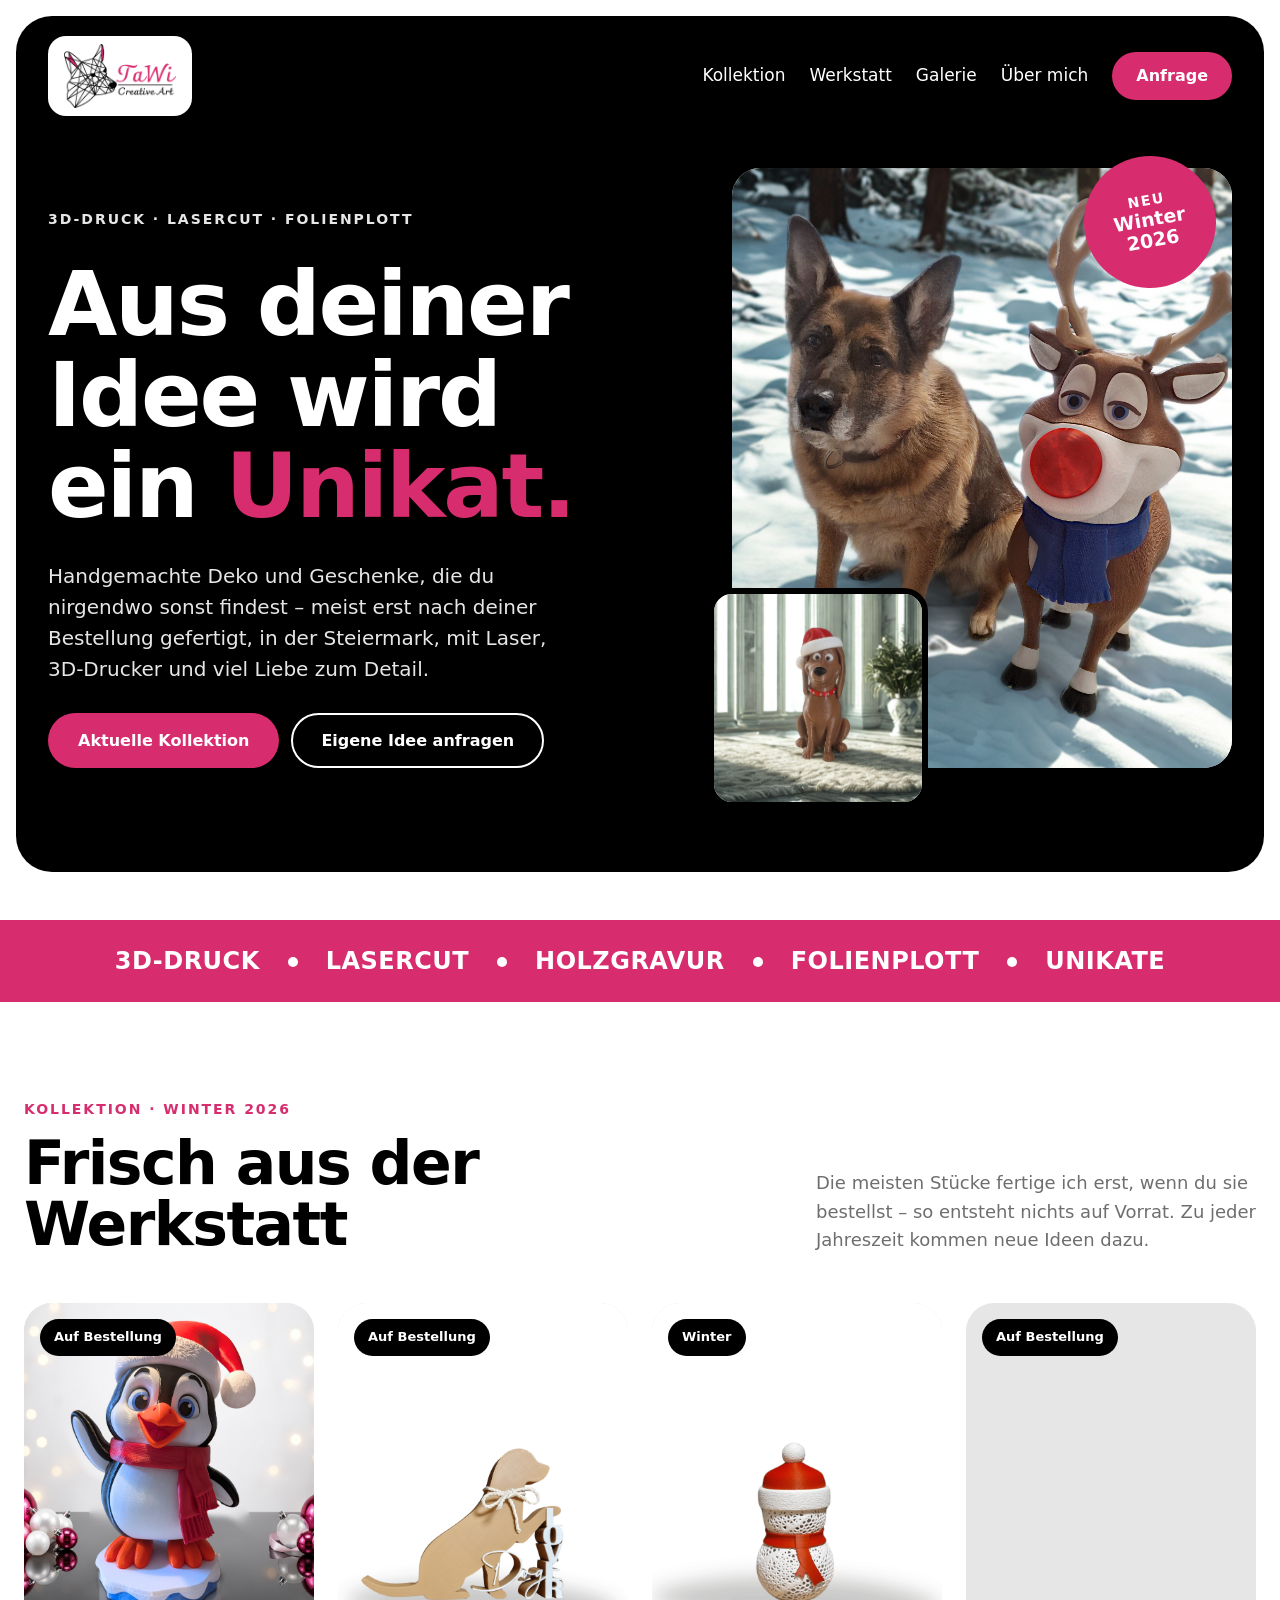
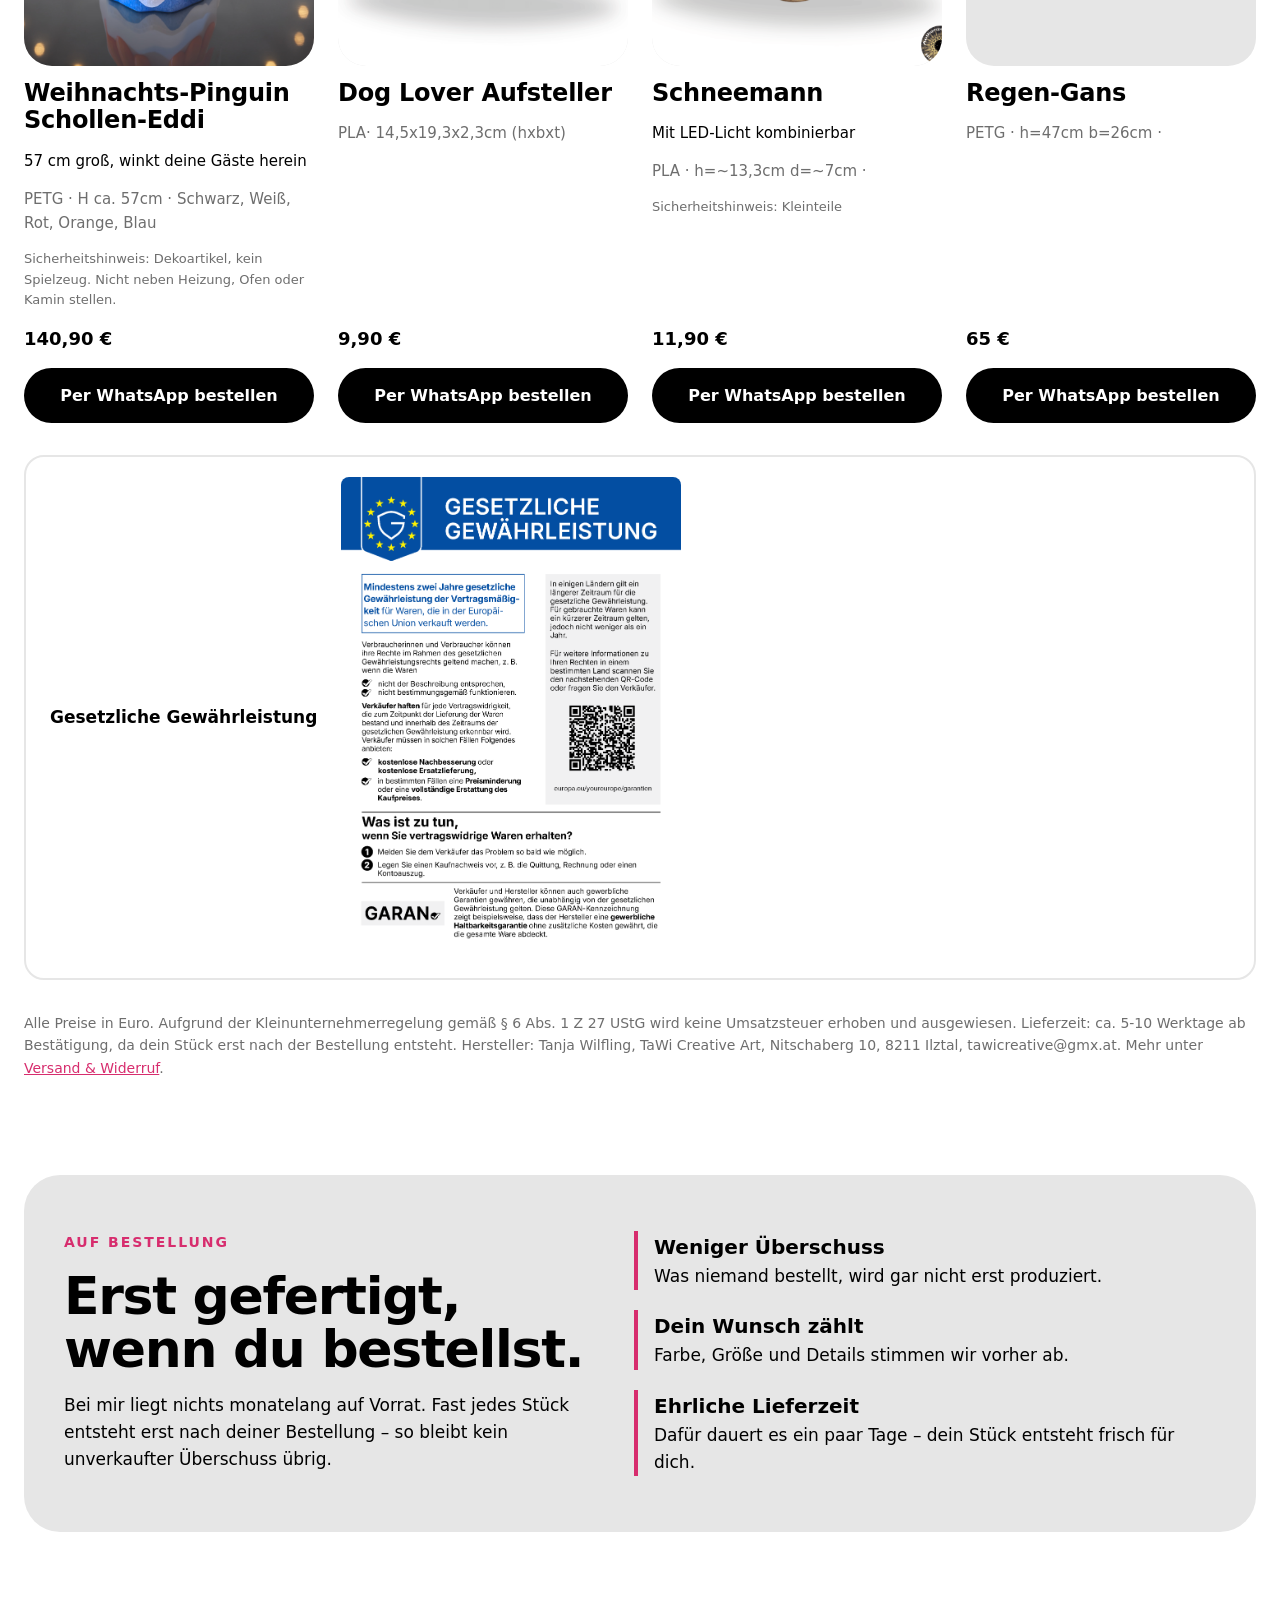
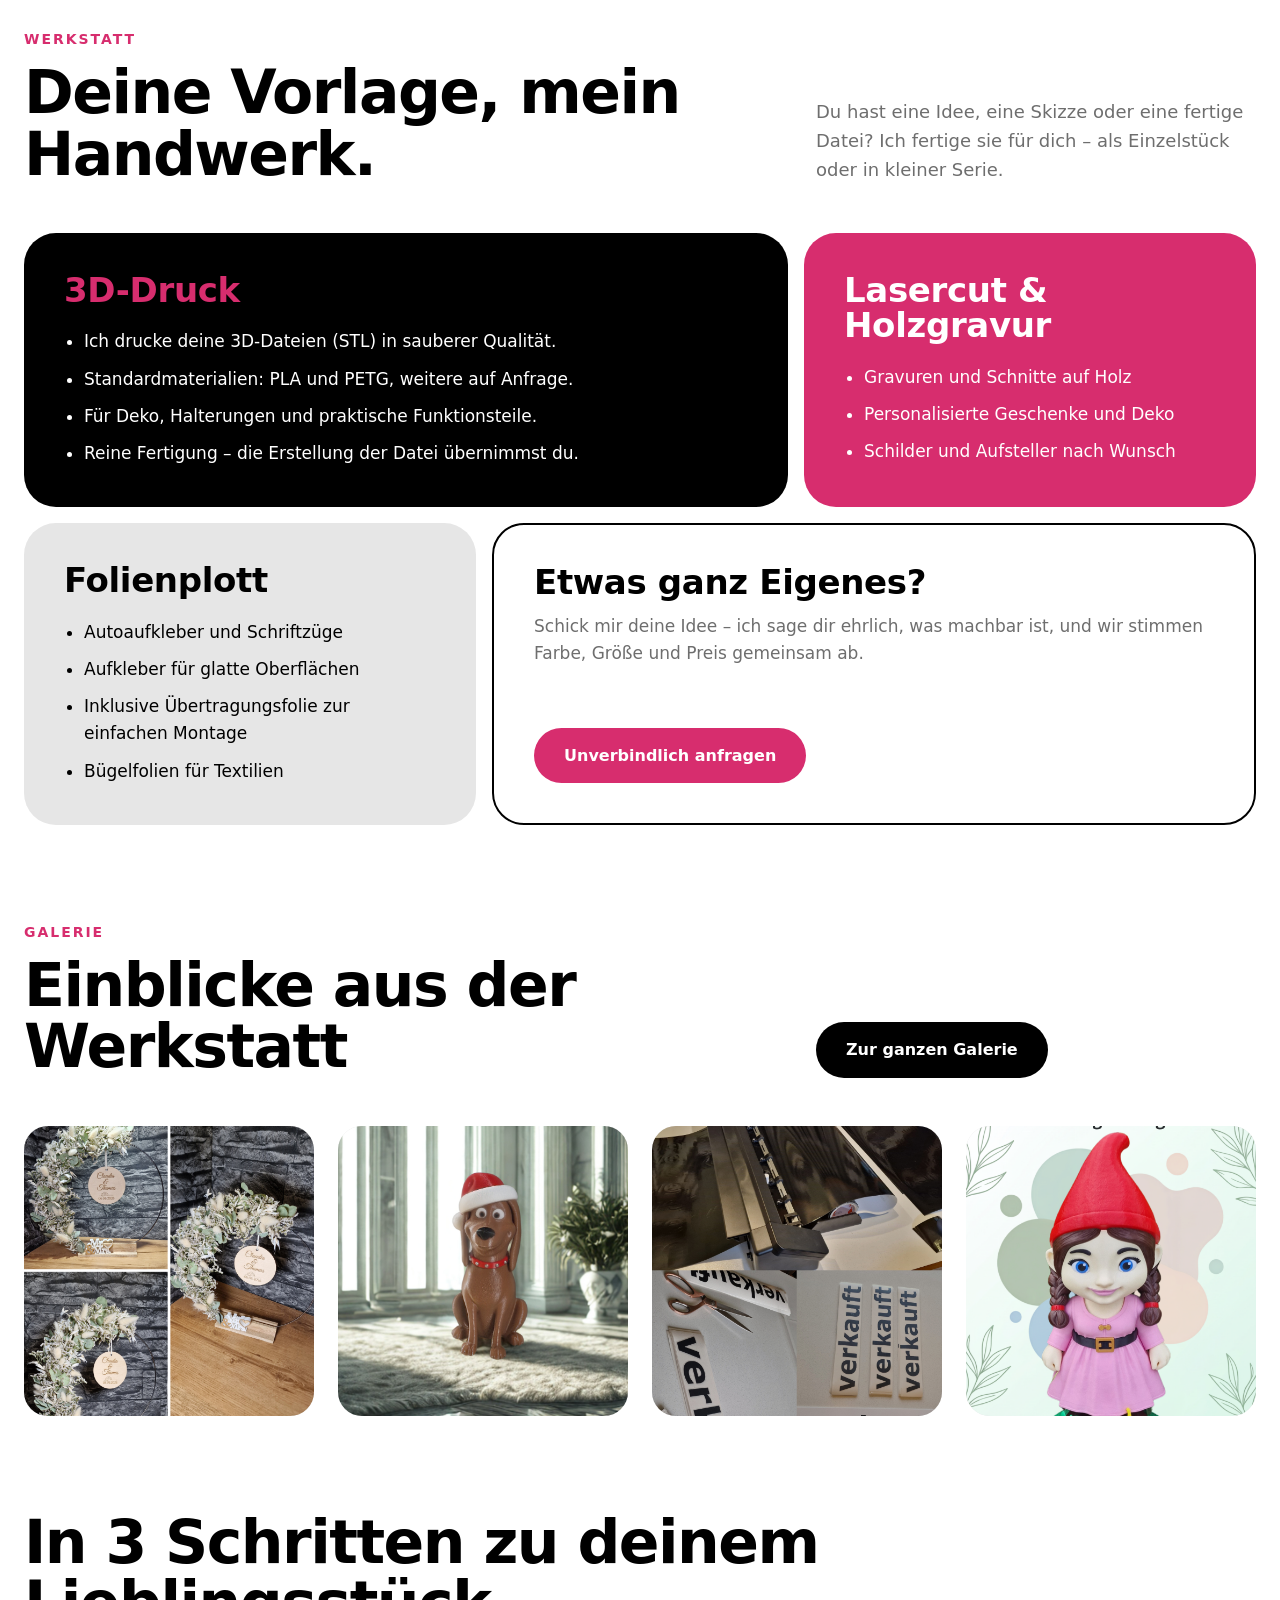
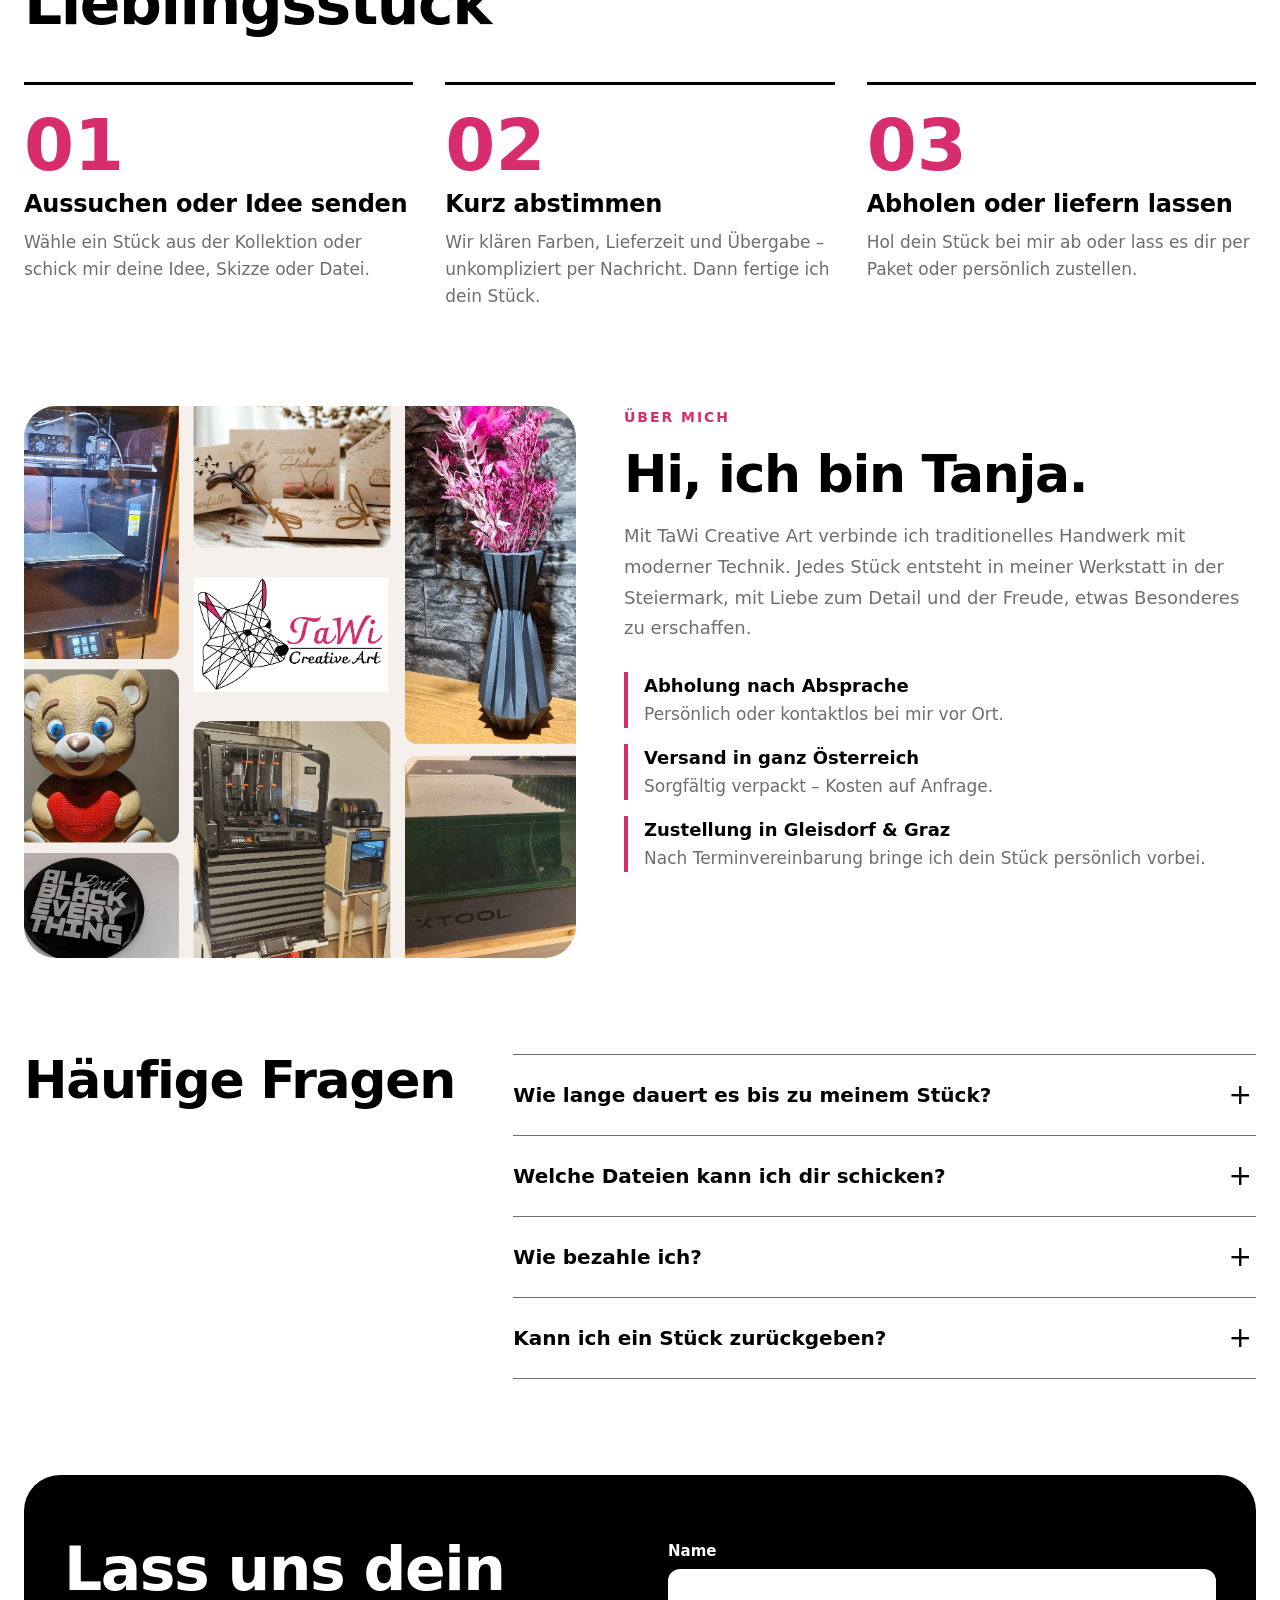
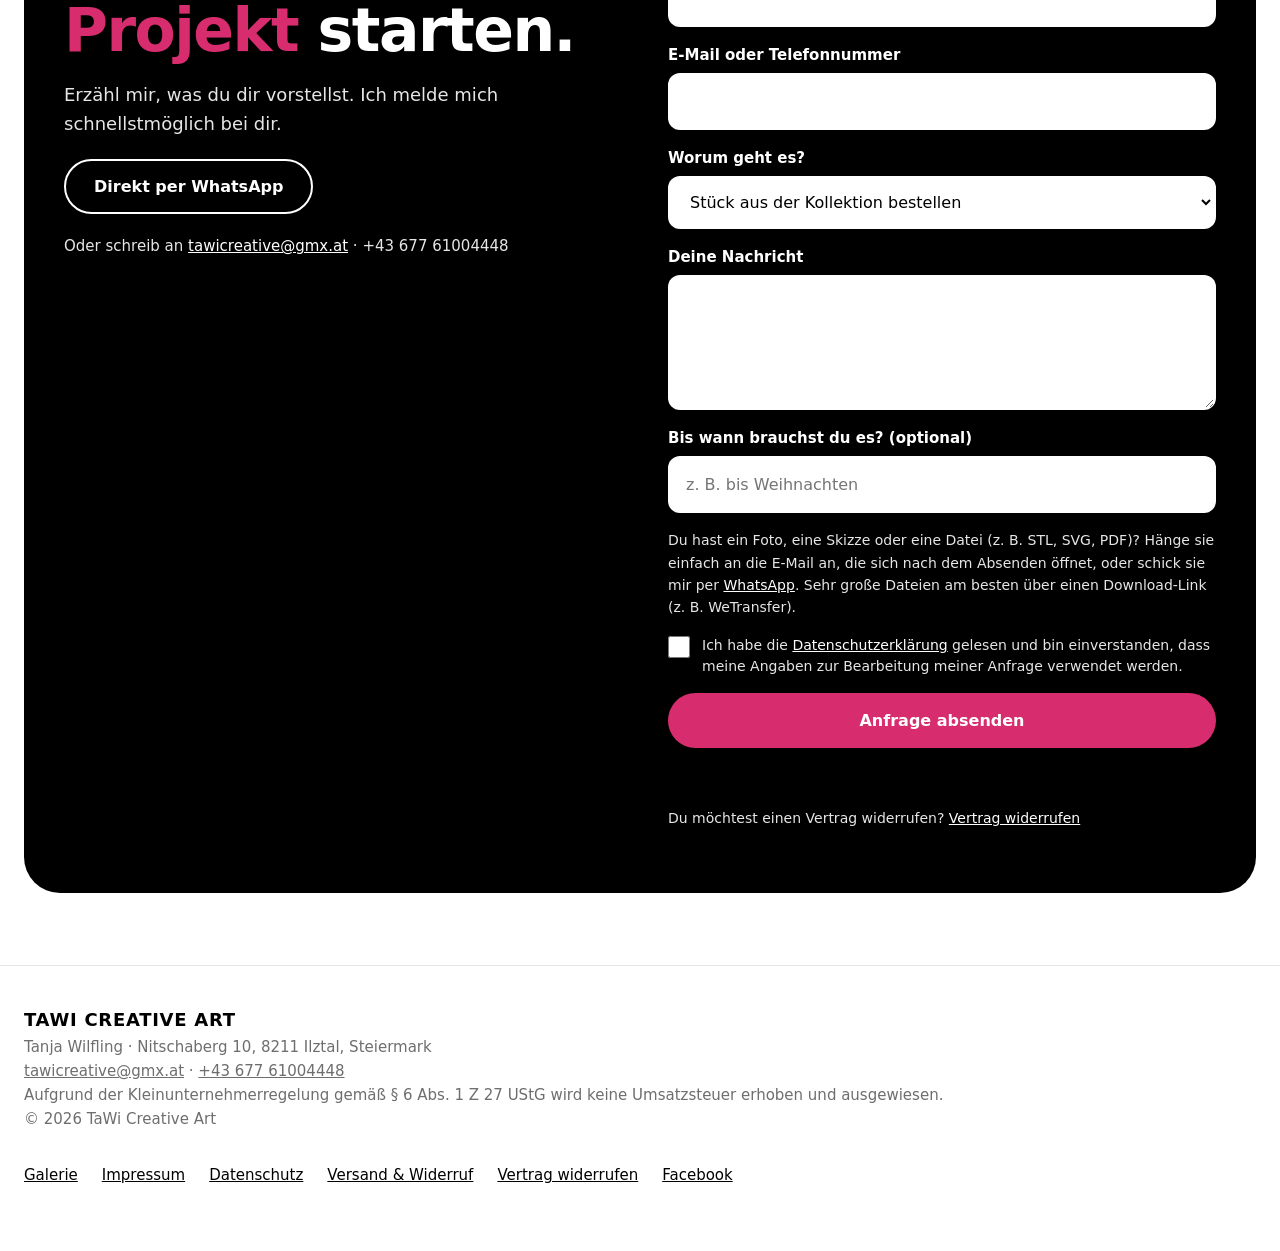
<file: index.html>
<!doctype html>
<html lang="de">
<head>
<meta charset="utf-8">
<meta name="viewport" content="width=device-width, initial-scale=1">
<title>TaWi Creative Art – Geschenke &amp; Deko aus 3D-Druck, Lasercut und Folie</title>
<meta name="description" content="Handgemachte Deko und Geschenke aus 3D-Druck, Lasercut, Holzgravur und Folienplott – meist erst nach deiner Bestellung gefertigt. Aus Gleisdorf, Steiermark.">
<!-- ENTWURF: Die nächste Zeile löschen, sobald die Seite wirklich online gehen und bei Google erscheinen soll. -->
<meta name="robots" content="noindex, nofollow">
<meta property="og:type" content="website">
<meta property="og:title" content="TaWi Creative Art – Geschenke &amp; Deko aus 3D-Druck, Lasercut und Folie">
<meta property="og:description" content="Handgemachte Deko und Geschenke aus 3D-Druck, Lasercut, Holzgravur und Folienplott – meist erst nach deiner Bestellung gefertigt. Aus Gleisdorf, Steiermark.">
<meta name="theme-color" content="#000000">
<link rel="icon" type="image/png" href="assets/images/favicon.png">
<link rel="apple-touch-icon" href="assets/images/apple-touch-icon.png">
<link rel="stylesheet" href="assets/css/style.css?v=5">
<script src="assets/js/site.js?v=5" defer></script>
</head>
<body>
<a class="skip" href="#main">Zum Inhalt springen</a>
<noscript><div class="ns">Bitte aktiviere JavaScript, damit Produkte und Kontaktdaten angezeigt werden.</div></noscript>
<header class="cardwrap"><div class="dark">
<nav class="nav" aria-label="Hauptnavigation">
  <a class="logo" href="index.html" aria-label="TaWi Creative Art – zur Startseite"><img src="assets/images/logo.png" alt="TaWi Creative Art" width="112" height="64"></a>
  <ul>
    <li><a href="index.html#kollektion">Kollektion</a></li>
    <li><a href="index.html#werkstatt">Werkstatt</a></li>
    <li><a href="galerie.html">Galerie</a></li>
    <li><a href="index.html#ueber-mich">Über mich</a></li>
    <li><a class="btn" href="index.html#kontakt">Anfrage</a></li>
  </ul>
</nav>
<div class="hero">
  <div class="hero-text">
    <p class="eyebrow">3D-Druck · Lasercut · Folienplott</p>
    <h1>Aus deiner Idee wird ein <span class="pink">Unikat.</span></h1>
    <p class="lead">Handgemachte Deko und Geschenke, die du nirgendwo sonst findest – meist erst nach deiner Bestellung gefertigt, in der Steiermark, mit Laser, 3D-Drucker und viel Liebe zum Detail.</p>
    <div class="btns">
      <a class="btn" href="#kollektion">Aktuelle Kollektion</a>
      <a class="btn btn--line" href="#kontakt">Eigene Idee anfragen</a>
    </div>
  </div>
  <div class="hero-media">
    <div class="sticker" aria-hidden="true"><small data-site="saison_abzeichen">NEU</small><span data-site="saison">[Saison Jahr]</span></div>
    <div class="imgslot hero-main" data-img="hero_bild" data-alt="Ein Stück aus der Werkstatt von TaWi Creative Art">[Hero-Foto: dein schönstes Stück]</div>
    <div class="imgslot hero-sub" data-img="hero_bild2" data-alt="Detailaufnahme">[Detail-Foto]</div>
  </div>
</div>
</div></header>

<div class="ticker" aria-hidden="true"><ul><li>3D-Druck</li><li>Lasercut</li><li>Holzgravur</li><li>Folienplott</li><li>Unikate</li></ul></div>

<main id="main">

<section class="sec wrap" id="kollektion" aria-labelledby="h-kollektion">
  <div class="head">
    <div>
      <p class="eyebrow">Kollektion · <span data-site="saison">[Saison Jahr]</span></p>
      <h2 id="h-kollektion" data-kollektion="titel">Frisch aus der Werkstatt</h2>
    </div>
    <p data-kollektion="intro">Die meisten Stücke fertige ich erst, wenn du sie bestellst – so entsteht nichts auf Vorrat.</p>
  </div>
  <div class="cards" id="produkte"></div>

  <div class="label-box" id="label-box">
    <div>
      <strong>Gesetzliche Gewährleistung</strong>
      <div class="t" id="label-text">[Offizieller EU-Gewährleistungshinweis mit QR-Code hier einfügen – Bild im Bereich „Allgemein &amp; Kontakt“ hochladen]</div>
    </div>
    <img id="label-img" hidden alt="Hinweis zur gesetzlichen Gewährleistung">
  </div>
  <p class="note">Alle Preise in Euro. <span data-site="kleinunternehmer_hinweis" data-if="kleinunternehmer_hinweis">Gemäß § 6 Abs. 1 Z 27 UStG wird keine Umsatzsteuer ausgewiesen.</span> Lieferzeit: ca. <span data-site="lieferzeit">[X–X] Werktage</span> ab Bestätigung, da dein Stück erst nach der Bestellung entsteht. Hersteller: <span data-site="inhaberin">Tanja Wilfling</span>, <span data-site="firmenname">TaWi Creative Art</span>, <span data-site="strasse">[Straße Nr.]</span>, <span data-site="plz_ort">[PLZ Ort]</span>, <span data-site="email">[E-Mail-Adresse]</span>. Mehr unter <a href="versand-widerruf.html">Versand &amp; Widerruf</a>.</p>
</section>

<section class="sec wrap" aria-labelledby="h-bestellung">
  <div class="infobox">
    <div>
      <p class="eyebrow">Auf Bestellung</p>
      <h2 id="h-bestellung">Erst gefertigt, wenn du bestellst.</h2>
      <p>Bei mir liegt nichts monatelang auf Vorrat. Fast jedes Stück entsteht erst nach deiner Bestellung – so bleibt kein unverkaufter Überschuss übrig.</p>
    </div>
    <ul>
      <li><b>Weniger Überschuss</b>Was niemand bestellt, wird gar nicht erst produziert.</li>
      <li><b>Dein Wunsch zählt</b>Farbe, Größe und Details stimmen wir vorher ab.</li>
      <li><b>Ehrliche Lieferzeit</b>Dafür dauert es ein paar Tage – dein Stück entsteht frisch für dich.</li>
    </ul>
  </div>
</section>

<section class="sec wrap" id="werkstatt" aria-labelledby="h-werkstatt">
  <div class="head">
    <div>
      <p class="eyebrow">Werkstatt</p>
      <h2 id="h-werkstatt">Deine Vorlage, mein Handwerk.</h2>
    </div>
    <p>Du hast eine Idee, eine Skizze oder eine fertige Datei? Ich fertige sie für dich – als Einzelstück oder in kleiner Serie.</p>
  </div>
  <div class="bento">
    <div class="row">
      <div class="tile t-black">
        <h3>3D-Druck</h3>
        <ul>
          <li>Ich drucke deine 3D-Dateien (STL) in sauberer Qualität.</li>
          <li>Standardmaterialien: PLA und PETG, weitere auf Anfrage.</li>
          <li>Für Deko, Halterungen und praktische Funktionsteile.</li>
          <li>Reine Fertigung – die Erstellung der Datei übernimmst du.</li>
        </ul>
      </div>
      <div class="tile t-pink">
        <h3>Lasercut &amp; Holzgravur</h3>
        <ul>
          <li>Gravuren und Schnitte auf Holz</li>
          <li>Personalisierte Geschenke und Deko</li>
          <li>Schilder und Aufsteller nach Wunsch</li>
        </ul>
      </div>
    </div>
    <div class="row">
      <div class="tile t-grey">
        <h3>Folienplott</h3>
        <ul>
          <li>Autoaufkleber und Schriftzüge</li>
          <li>Aufkleber für glatte Oberflächen</li>
          <li>Inklusive Übertragungsfolie zur einfachen Montage</li>
          <li>Bügelfolien für Textilien</li>
        </ul>
      </div>
      <div class="tile t-line">
        <div>
          <h3>Etwas ganz Eigenes?</h3>
          <p class="muted" style="margin-top:12px">Schick mir deine Idee – ich sage dir ehrlich, was machbar ist, und wir stimmen Farbe, Größe und Preis gemeinsam ab.</p>
        </div>
        <a class="btn" href="#kontakt" style="align-self:flex-start">Unverbindlich anfragen</a>
      </div>
    </div>
  </div>
</section>

<section class="sec wrap" id="galerie-teaser" aria-labelledby="h-galerie">
  <div class="head">
    <div>
      <p class="eyebrow">Galerie</p>
      <h2 id="h-galerie">Einblicke aus der Werkstatt</h2>
    </div>
    <p><a class="btn btn--dark" href="galerie.html">Zur ganzen Galerie</a></p>
  </div>
  <div class="cards" id="teaser"></div>
</section>

<section class="sec wrap" aria-labelledby="h-schritte">
  <h2 id="h-schritte" style="margin-bottom:48px">In 3 Schritten zu deinem Lieblingsstück</h2>
  <div class="steps">
    <div class="step"><div class="n" aria-hidden="true">01</div><h3>Aussuchen oder Idee senden</h3><p class="muted">Wähle ein Stück aus der Kollektion oder schick mir deine Idee, Skizze oder Datei.</p></div>
    <div class="step"><div class="n" aria-hidden="true">02</div><h3>Kurz abstimmen</h3><p class="muted">Wir klären Farben, Lieferzeit und Übergabe – unkompliziert per Nachricht. Dann fertige ich dein Stück.</p></div>
    <div class="step"><div class="n" aria-hidden="true">03</div><h3>Abholen oder liefern lassen</h3><p class="muted">Hol dein Stück bei mir ab oder lass es dir per Paket oder persönlich zustellen.</p></div>
  </div>
</section>

<section class="sec wrap" id="ueber-mich" aria-labelledby="h-ueber">
  <div class="about">
    <div><div class="imgslot" data-img="ueber_bild" data-alt="Tanja Wilfling in ihrer Werkstatt">[Foto von dir in der Werkstatt]</div></div>
    <div>
      <p class="eyebrow">Über mich</p>
      <h2 id="h-ueber">Hi, ich bin Tanja.</h2>
      <p class="muted" style="font-size:18px;line-height:1.7">Mit TaWi Creative Art verbinde ich traditionelles Handwerk mit moderner Technik. Jedes Stück entsteht in meiner Werkstatt in der Steiermark, mit Liebe zum Detail und der Freude, etwas Besonderes zu erschaffen.</p>
      <ul>
        <li><b>Abholung nach Absprache</b><span>Persönlich oder kontaktlos bei mir vor Ort.</span></li>
        <li><b>Versand in ganz Österreich</b><span>Sorgfältig verpackt – Kosten auf Anfrage.</span></li>
        <li><b>Zustellung in Gleisdorf &amp; Graz</b><span>Nach Terminvereinbarung bringe ich dein Stück persönlich vorbei.</span></li>
      </ul>
    </div>
  </div>
</section>

<section class="sec wrap" aria-labelledby="h-faq">
  <div class="faq">
    <h2 id="h-faq">Häufige Fragen</h2>
    <div class="faq-list" id="faq-list"></div>
  </div>
</section>

<section class="sec wrap" id="kontakt" aria-labelledby="h-kontakt">
  <div class="contact">
    <div>
      <h2 id="h-kontakt">Lass uns dein <span class="pink">Projekt</span> starten.</h2>
      <p>Erzähl mir, was du dir vorstellst. Ich melde mich schnellstmöglich bei dir.</p>
      <a class="btn btn--line" data-href="https://wa.me/{whatsapp}?text=Hallo%20Tanja%2C%20ich%20habe%20eine%20Anfrage%20%C3%BCber%20deine%20Website%3A%20" href="https://wa.me/4367761004448?text=Hallo%20Tanja%2C%20ich%20habe%20eine%20Anfrage%20%C3%BCber%20deine%20Website%3A%20">Direkt per WhatsApp</a>
      <p style="font-size:15px">Oder schreib an <a style="color:#fff" data-href="mailto:{email}" data-site="email" href="#kontakt">[E-Mail-Adresse]</a> · <span data-site="telefon">+43 677 61004448</span></p>
    </div>
    <form class="f" data-subject="Anfrage über die Website TaWi Creative Art" novalidate>
      <div class="field"><label for="f-name">Name</label><input id="f-name" name="Name" type="text" autocomplete="name" required></div>
      <div class="field"><label for="f-kontakt">E-Mail oder Telefonnummer</label><input id="f-kontakt" name="Kontakt" type="text" autocomplete="email" required></div>
      <div class="field"><label for="f-anliegen">Worum geht es?</label>
        <select id="f-anliegen" name="Anliegen">
          <option>Stück aus der Kollektion bestellen</option>
          <option>3D-Druck</option>
          <option>Lasercut &amp; Holzgravur</option>
          <option>Folienplott &amp; Autoaufkleber</option>
        </select>
      </div>
      <div class="field"><label for="f-text">Deine Nachricht</label><textarea id="f-text" name="Nachricht" rows="4" required></textarea></div>
      <div class="field"><label for="f-datum">Bis wann brauchst du es? (optional)</label><input id="f-datum" name="Gewünscht bis" type="text" placeholder="z. B. bis Weihnachten"></div>
      <p style="font-size:14px;color:#e6e6e6;margin:0">Du hast ein Foto, eine Skizze oder eine Datei (z. B. STL, SVG, PDF)? Hänge sie einfach an die E-Mail an, die sich nach dem Absenden öffnet, oder schick sie mir per <a style="color:#fff" data-href="https://wa.me/{whatsapp}" href="https://wa.me/4367761004448">WhatsApp</a>. Sehr große Dateien am besten über einen Download-Link (z. B. WeTransfer).</p>
      <div class="hp" aria-hidden="true"><label>Nicht ausfüllen<input name="_gotcha" type="text" tabindex="-1" autocomplete="off"></label></div>
      <div class="check"><input id="f-dsgvo" type="checkbox" required><label for="f-dsgvo">Ich habe die <a href="datenschutz.html">Datenschutzerklärung</a> gelesen und bin einverstanden, dass meine Angaben zur Bearbeitung meiner Anfrage verwendet werden.</label></div>
      <button class="btn" type="submit">Anfrage absenden</button>
      <p class="form-msg" role="status" aria-live="polite"></p>
      <p style="font-size:14px;color:#e6e6e6">Du möchtest einen Vertrag widerrufen? <a style="color:#fff" href="vertrag-widerrufen.html">Vertrag widerrufen</a></p>
    </form>
  </div>
</section>

</main>
<footer class="footer"><div class="wrap">
  <div>
    <b data-site="firmenname">TaWi Creative Art</b>
    <div><span data-site="inhaberin">Tanja Wilfling</span> · <span data-site="strasse">[Straße Nr.]</span>, <span data-site="plz_ort">[PLZ Ort]</span>, Steiermark</div>
    <div><a data-href="mailto:{email}" data-site="email" href="#" style="color:inherit">[E-Mail-Adresse]</a> · <a data-href="tel:{telefon_tel}" data-site="telefon" href="tel:+4367761004448" style="color:inherit">+43 677 61004448</a></div>
    <div data-if="kleinunternehmer_hinweis"><span data-site="kleinunternehmer_hinweis">Gemäß § 6 Abs. 1 Z 27 UStG wird keine Umsatzsteuer ausgewiesen.</span></div>
    <div>© <span data-year>2026</span> TaWi Creative Art</div>
  </div>
  <ul>
    <li><a href="galerie.html">Galerie</a></li>
    <li><a href="impressum.html">Impressum</a></li>
    <li><a href="datenschutz.html">Datenschutz</a></li>
    <li><a href="versand-widerruf.html">Versand &amp; Widerruf</a></li>
    <li><a href="vertrag-widerrufen.html">Vertrag widerrufen</a></li>
    <li><a data-href="{facebook}" href="https://www.facebook.com/profile.php?id=61577675852365" rel="noopener">Facebook</a></li>
  </ul>
</div></footer>
</body>
</html>
</file>
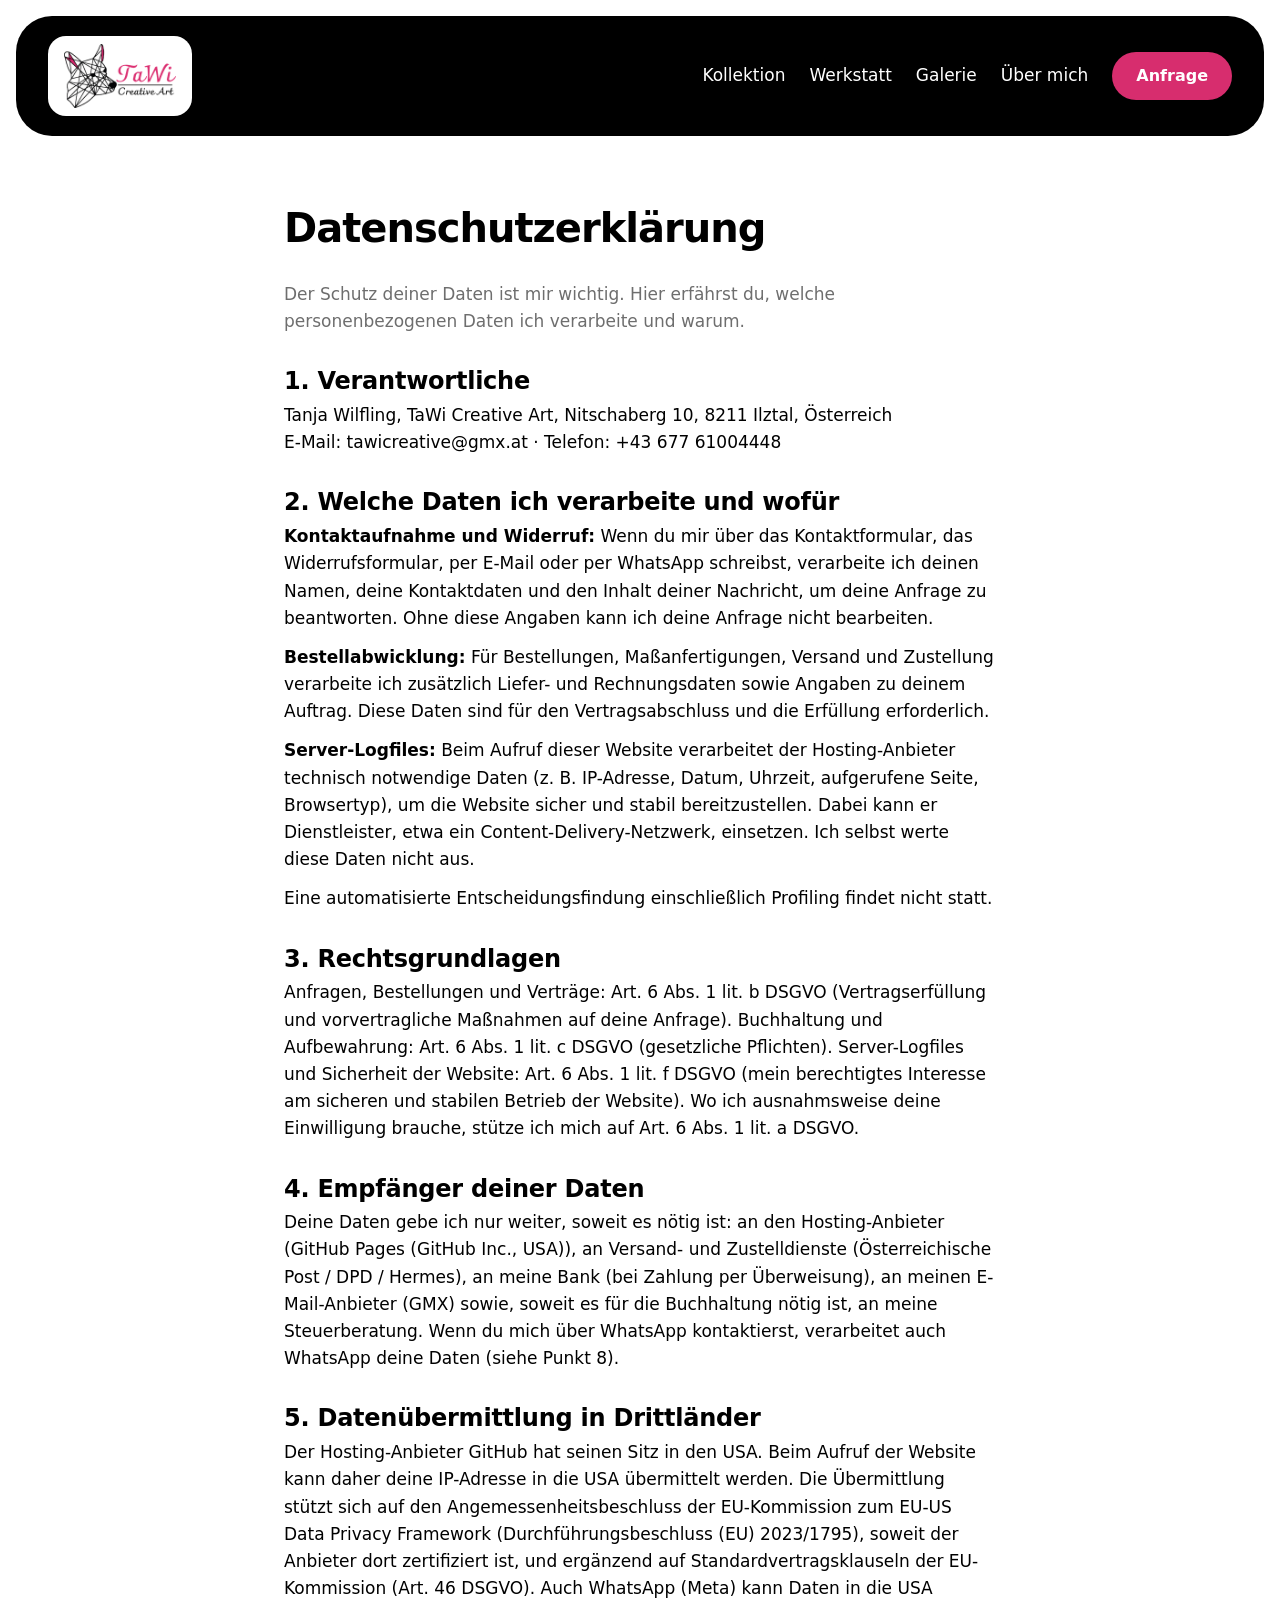
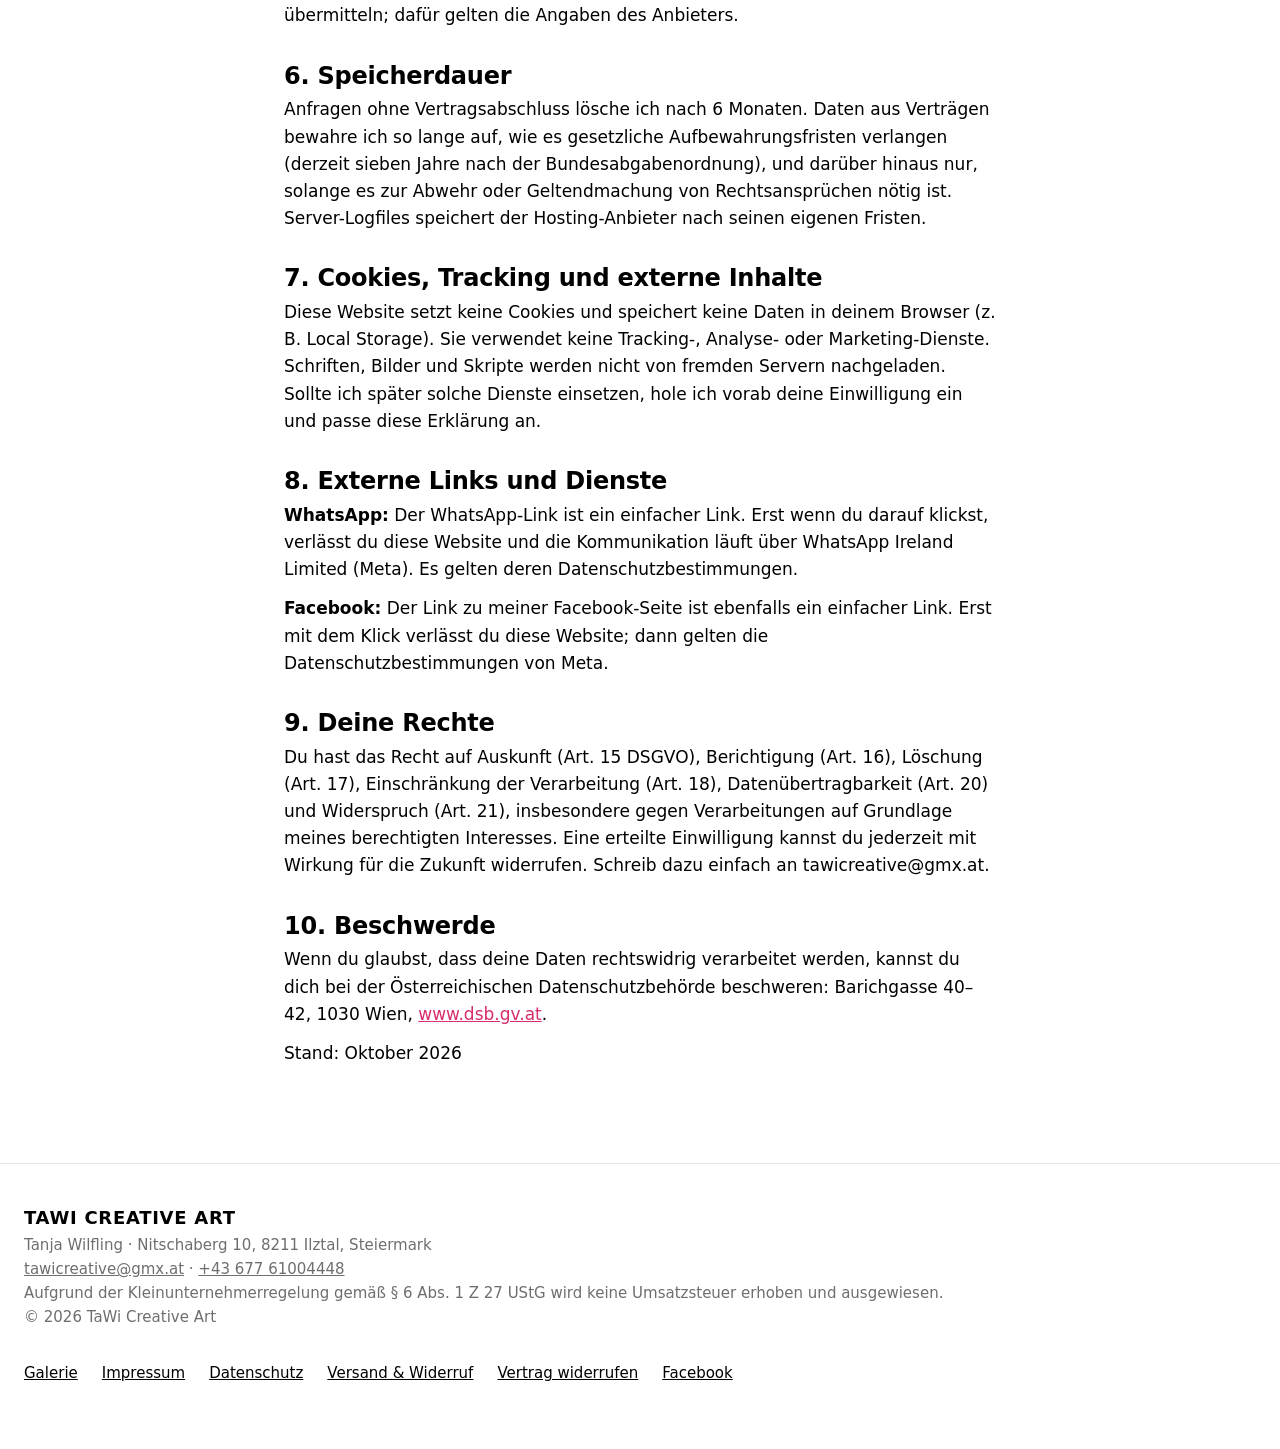
<file: datenschutz.html>
<!doctype html>
<html lang="de">
<head>
<meta charset="utf-8">
<meta name="viewport" content="width=device-width, initial-scale=1">
<title>Datenschutzerklärung – TaWi Creative Art</title>
<meta name="description" content="Datenschutzerklärung von TaWi Creative Art.">
<!-- ENTWURF: Die nächste Zeile löschen, sobald die Seite wirklich online gehen und bei Google erscheinen soll. -->
<meta name="robots" content="noindex, nofollow">
<meta property="og:type" content="website">
<meta property="og:title" content="Datenschutzerklärung – TaWi Creative Art">
<meta property="og:description" content="Datenschutzerklärung von TaWi Creative Art.">
<meta name="theme-color" content="#000000">
<link rel="icon" type="image/png" href="assets/images/favicon.png">
<link rel="apple-touch-icon" href="assets/images/apple-touch-icon.png">
<link rel="stylesheet" href="assets/css/style.css?v=5">
<script src="assets/js/site.js?v=5" defer></script>
</head>
<body>
<a class="skip" href="#main">Zum Inhalt springen</a>
<noscript><div class="ns">Bitte aktiviere JavaScript, damit Produkte und Kontaktdaten angezeigt werden.</div></noscript>
<header class="cardwrap"><div class="dark"><nav class="nav" aria-label="Hauptnavigation">
  <a class="logo" href="index.html" aria-label="TaWi Creative Art – zur Startseite"><img src="assets/images/logo.png" alt="TaWi Creative Art" width="112" height="64"></a>
  <ul>
    <li><a href="index.html#kollektion">Kollektion</a></li>
    <li><a href="index.html#werkstatt">Werkstatt</a></li>
    <li><a href="galerie.html">Galerie</a></li>
    <li><a href="index.html#ueber-mich">Über mich</a></li>
    <li><a class="btn" href="index.html#kontakt">Anfrage</a></li>
  </ul>
</nav></div></header>
<main id="main" class="legal">
<h1>Datenschutzerklärung</h1>
<p class="lead">Der Schutz deiner Daten ist mir wichtig. Hier erfährst du, welche personenbezogenen Daten ich verarbeite und warum.</p>

<section><h2>1. Verantwortliche</h2>
<p><span data-site="inhaberin">Tanja Wilfling</span>, <span data-site="firmenname">TaWi Creative Art</span>, <span data-site="strasse">[Straße Nr.]</span>, <span data-site="plz_ort">[PLZ Ort]</span>, Österreich<br>E-Mail: <span data-site="email">[E-Mail-Adresse]</span> · Telefon: <span data-site="telefon">+43 677 61004448</span></p></section>

<section><h2>2. Welche Daten ich verarbeite und wofür</h2>
<p><strong>Kontaktaufnahme und Widerruf:</strong> Wenn du mir über das Kontaktformular, das Widerrufsformular, per E-Mail oder per WhatsApp schreibst, verarbeite ich deinen Namen, deine Kontaktdaten und den Inhalt deiner Nachricht, um deine Anfrage zu beantworten. Ohne diese Angaben kann ich deine Anfrage nicht bearbeiten.</p>
<p><strong>Bestellabwicklung:</strong> Für Bestellungen, Maßanfertigungen, Versand und Zustellung verarbeite ich zusätzlich Liefer- und Rechnungsdaten sowie Angaben zu deinem Auftrag. Diese Daten sind für den Vertragsabschluss und die Erfüllung erforderlich.</p>
<p><strong>Server-Logfiles:</strong> Beim Aufruf dieser Website verarbeitet der Hosting-Anbieter technisch notwendige Daten (z. B. IP-Adresse, Datum, Uhrzeit, aufgerufene Seite, Browsertyp), um die Website sicher und stabil bereitzustellen. Dabei kann er Dienstleister, etwa ein Content-Delivery-Netzwerk, einsetzen. Ich selbst werte diese Daten nicht aus.</p>
<p>Eine automatisierte Entscheidungsfindung einschließlich Profiling findet nicht statt.</p></section>

<section><h2>3. Rechtsgrundlagen</h2>
<p>Anfragen, Bestellungen und Verträge: Art. 6 Abs. 1 lit. b DSGVO (Vertragserfüllung und vorvertragliche Maßnahmen auf deine Anfrage). Buchhaltung und Aufbewahrung: Art. 6 Abs. 1 lit. c DSGVO (gesetzliche Pflichten). Server-Logfiles und Sicherheit der Website: Art. 6 Abs. 1 lit. f DSGVO (mein berechtigtes Interesse am sicheren und stabilen Betrieb der Website). Wo ich ausnahmsweise deine Einwilligung brauche, stütze ich mich auf Art. 6 Abs. 1 lit. a DSGVO.</p></section>

<section><h2>4. Empfänger deiner Daten</h2>
<p>Deine Daten gebe ich nur weiter, soweit es nötig ist: an den Hosting-Anbieter (<span data-site="hosting">GitHub Pages</span>), an Versand- und Zustelldienste (<span data-site="versanddienst">[Österreichische Post / Paketdienst]</span>), an meine Bank (bei Zahlung per Überweisung), an meinen E-Mail-Anbieter (GMX) sowie, soweit es für die Buchhaltung nötig ist, an meine Steuerberatung. Wenn du mich über WhatsApp kontaktierst, verarbeitet auch WhatsApp deine Daten (siehe Punkt 8).</p>
<p data-if="formular_id">Das Kontaktformular wird über den Dienst Formspree (Formspree, Inc., USA) übermittelt. Dabei werden deine Eingaben an Formspree gesendet und von dort an mich weitergeleitet.</p></section>

<section><h2>5. Datenübermittlung in Drittländer</h2>
<p>Der Hosting-Anbieter GitHub hat seinen Sitz in den USA. Beim Aufruf der Website kann daher deine IP-Adresse in die USA übermittelt werden. Die Übermittlung stützt sich auf den Angemessenheitsbeschluss der EU-Kommission zum EU-US Data Privacy Framework (Durchführungsbeschluss (EU) 2023/1795), soweit der Anbieter dort zertifiziert ist, und ergänzend auf Standardvertragsklauseln der EU-Kommission (Art. 46 DSGVO). Auch WhatsApp (Meta) kann Daten in die USA übermitteln; dafür gelten die Angaben des Anbieters.</p></section>

<section><h2>6. Speicherdauer</h2>
<p>Anfragen ohne Vertragsabschluss lösche ich nach 6 Monaten. Daten aus Verträgen bewahre ich so lange auf, wie es gesetzliche Aufbewahrungsfristen verlangen (derzeit sieben Jahre nach der Bundesabgabenordnung), und darüber hinaus nur, solange es zur Abwehr oder Geltendmachung von Rechtsansprüchen nötig ist. Server-Logfiles speichert der Hosting-Anbieter nach seinen eigenen Fristen.</p></section>

<section><h2>7. Cookies, Tracking und externe Inhalte</h2>
<p>Diese Website setzt keine Cookies und speichert keine Daten in deinem Browser (z. B. Local Storage). Sie verwendet keine Tracking-, Analyse- oder Marketing-Dienste. Schriften, Bilder und Skripte werden nicht von fremden Servern nachgeladen. Sollte ich später solche Dienste einsetzen, hole ich vorab deine Einwilligung ein und passe diese Erklärung an.</p></section>

<section><h2>8. Externe Links und Dienste</h2>
<p><strong>WhatsApp:</strong> Der WhatsApp-Link ist ein einfacher Link. Erst wenn du darauf klickst, verlässt du diese Website und die Kommunikation läuft über WhatsApp Ireland Limited (Meta). Es gelten deren Datenschutzbestimmungen.</p>
<p><strong>Facebook:</strong> Der Link zu meiner Facebook-Seite ist ebenfalls ein einfacher Link. Erst mit dem Klick verlässt du diese Website; dann gelten die Datenschutzbestimmungen von Meta.</p></section>

<section><h2>9. Deine Rechte</h2>
<p>Du hast das Recht auf Auskunft (Art. 15 DSGVO), Berichtigung (Art. 16), Löschung (Art. 17), Einschränkung der Verarbeitung (Art. 18), Datenübertragbarkeit (Art. 20) und Widerspruch (Art. 21), insbesondere gegen Verarbeitungen auf Grundlage meines berechtigten Interesses. Eine erteilte Einwilligung kannst du jederzeit mit Wirkung für die Zukunft widerrufen. Schreib dazu einfach an <span data-site="email">[E-Mail-Adresse]</span>.</p></section>

<section><h2>10. Beschwerde</h2>
<p>Wenn du glaubst, dass deine Daten rechtswidrig verarbeitet werden, kannst du dich bei der Österreichischen Datenschutzbehörde beschweren: Barichgasse 40–42, 1030 Wien, <a href="https://www.dsb.gv.at">www.dsb.gv.at</a>.</p>
<p>Stand: Oktober 2026</p></section>
</main>
<footer class="footer"><div class="wrap">
  <div>
    <b data-site="firmenname">TaWi Creative Art</b>
    <div><span data-site="inhaberin">Tanja Wilfling</span> · <span data-site="strasse">[Straße Nr.]</span>, <span data-site="plz_ort">[PLZ Ort]</span>, Steiermark</div>
    <div><a data-href="mailto:{email}" data-site="email" href="#" style="color:inherit">[E-Mail-Adresse]</a> · <a data-href="tel:{telefon_tel}" data-site="telefon" href="tel:+4367761004448" style="color:inherit">+43 677 61004448</a></div>
    <div data-if="kleinunternehmer_hinweis"><span data-site="kleinunternehmer_hinweis">Gemäß § 6 Abs. 1 Z 27 UStG wird keine Umsatzsteuer ausgewiesen.</span></div>
    <div>© <span data-year>2026</span> TaWi Creative Art</div>
  </div>
  <ul>
    <li><a href="galerie.html">Galerie</a></li>
    <li><a href="impressum.html">Impressum</a></li>
    <li><a href="datenschutz.html">Datenschutz</a></li>
    <li><a href="versand-widerruf.html">Versand &amp; Widerruf</a></li>
    <li><a href="vertrag-widerrufen.html">Vertrag widerrufen</a></li>
    <li><a data-href="{facebook}" href="https://www.facebook.com/profile.php?id=61577675852365" rel="noopener">Facebook</a></li>
  </ul>
</div></footer>
</body>
</html>
</file>
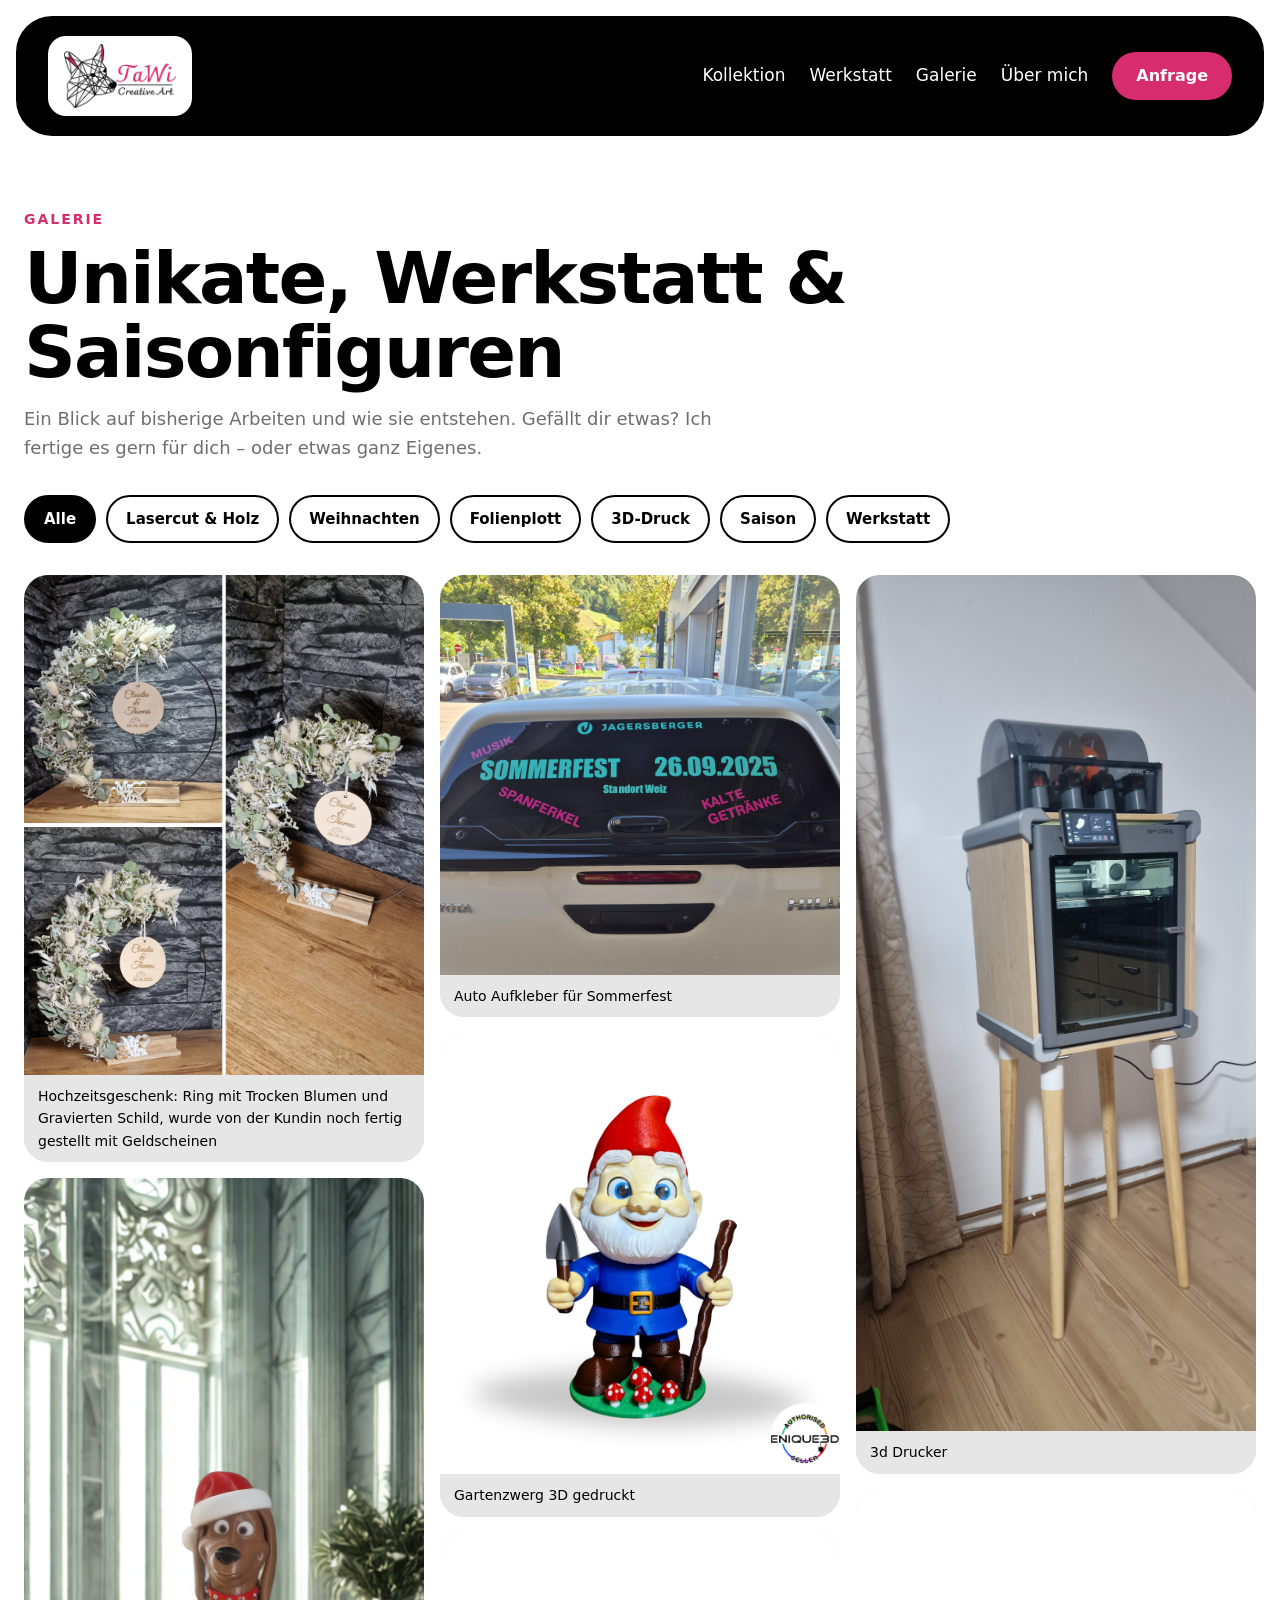
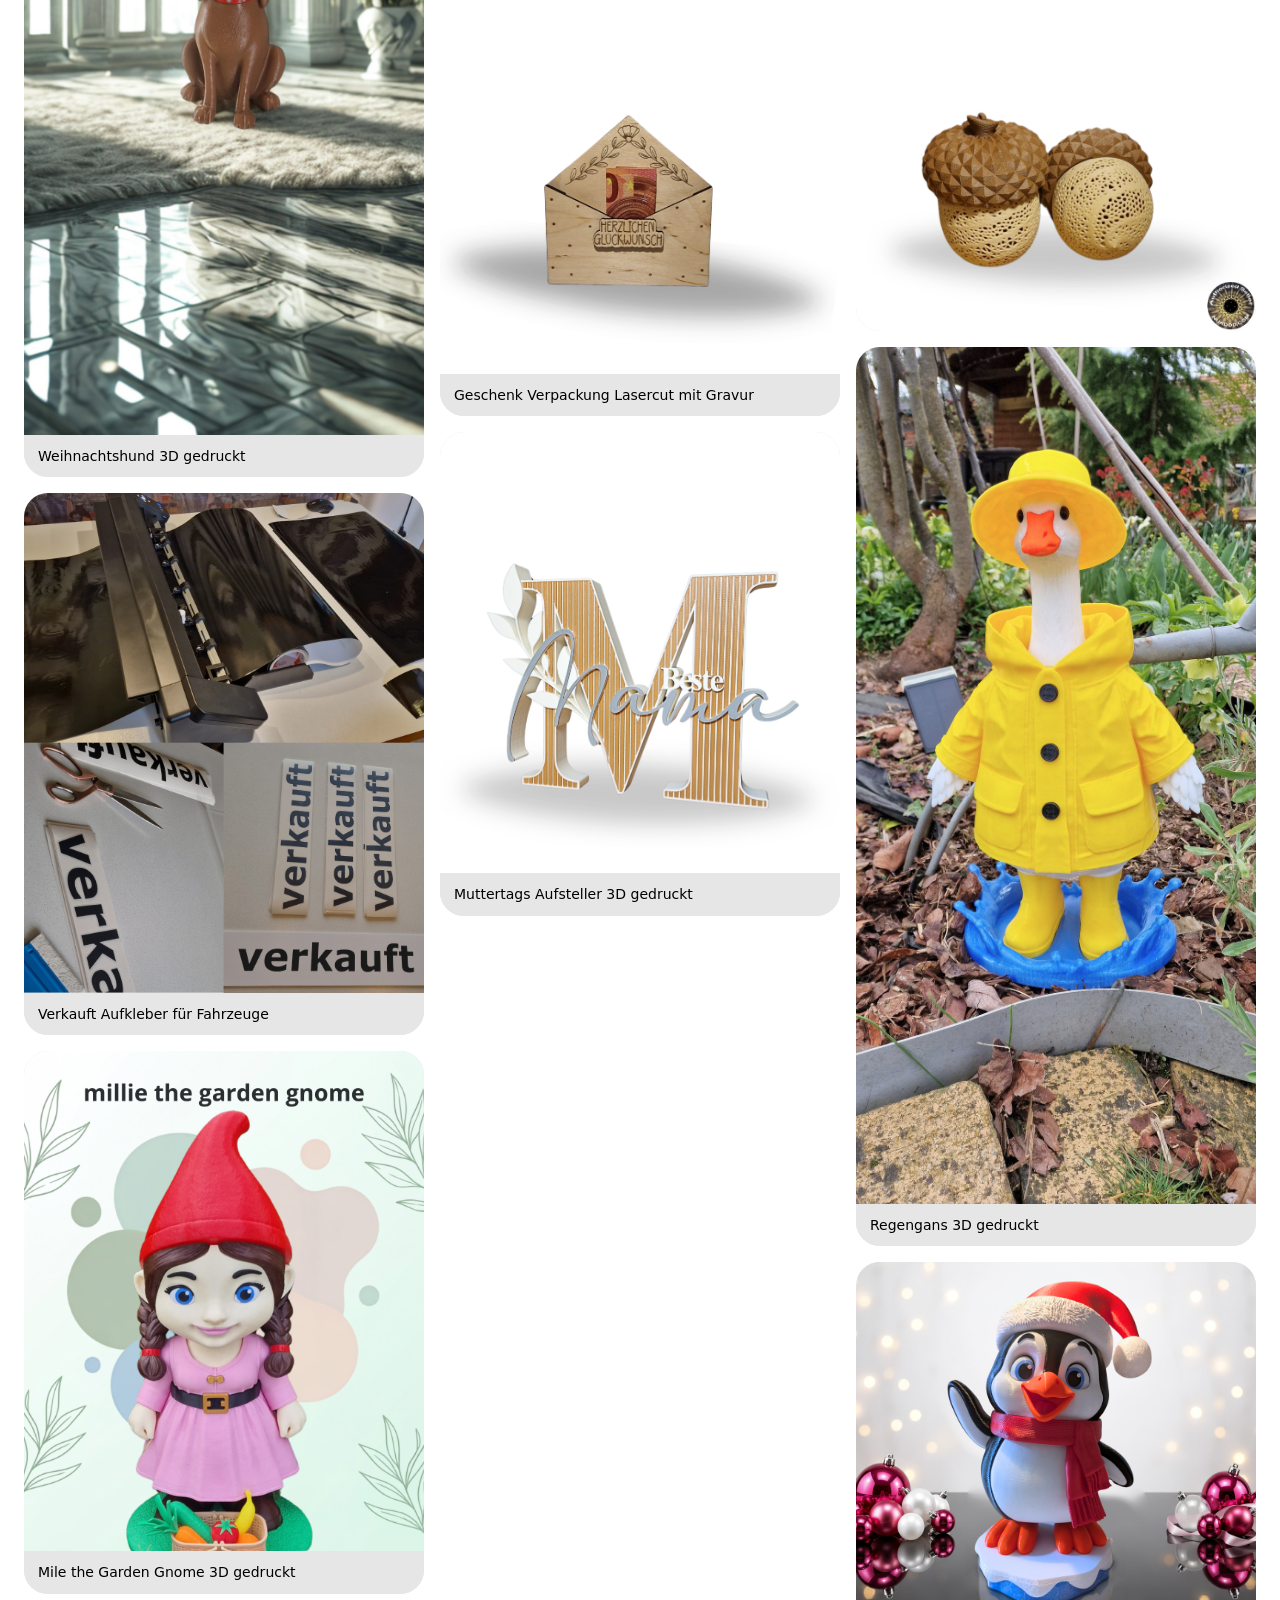
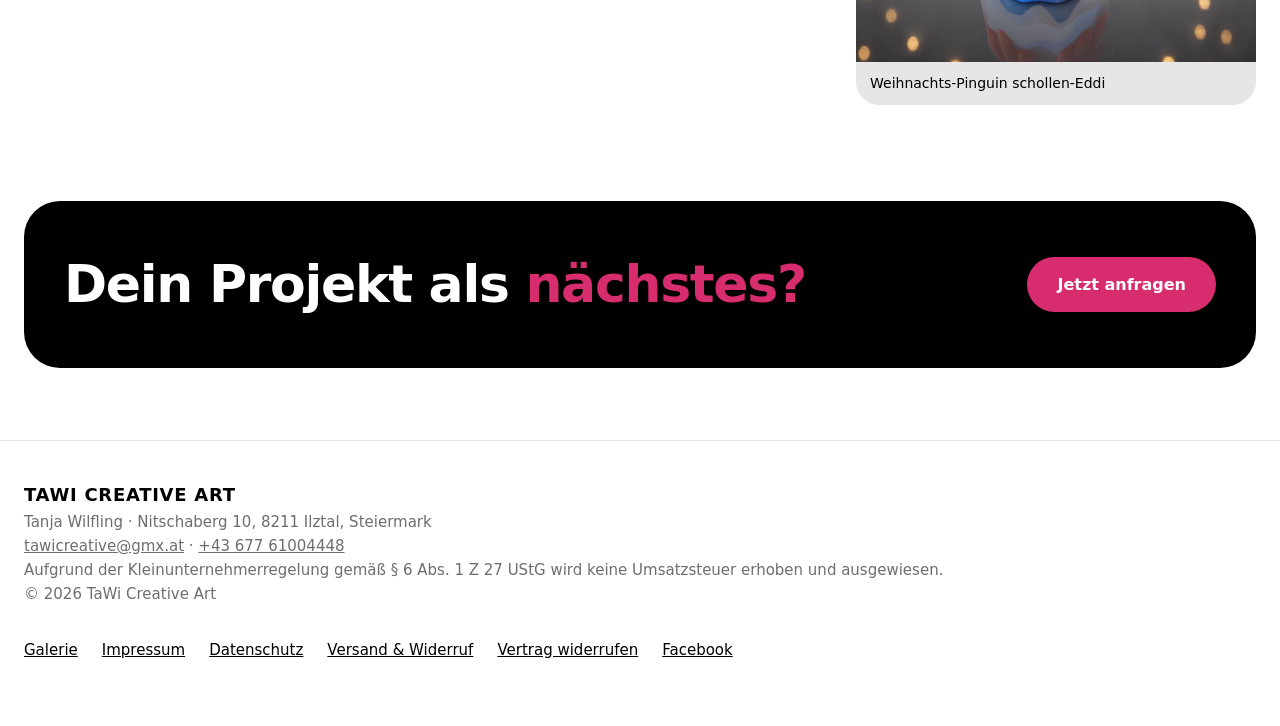
<file: galerie.html>
<!doctype html>
<html lang="de">
<head>
<meta charset="utf-8">
<meta name="viewport" content="width=device-width, initial-scale=1">
<title>Galerie – TaWi Creative Art</title>
<meta name="description" content="Einblicke in die Werkstatt: Arbeiten aus 3D-Druck, Lasercut, Holzgravur und Folienplott.">
<!-- ENTWURF: Die nächste Zeile löschen, sobald die Seite wirklich online gehen und bei Google erscheinen soll. -->
<meta name="robots" content="noindex, nofollow">
<meta property="og:type" content="website">
<meta property="og:title" content="Galerie – TaWi Creative Art">
<meta property="og:description" content="Einblicke in die Werkstatt: Arbeiten aus 3D-Druck, Lasercut, Holzgravur und Folienplott.">
<meta name="theme-color" content="#000000">
<link rel="icon" type="image/png" href="assets/images/favicon.png">
<link rel="apple-touch-icon" href="assets/images/apple-touch-icon.png">
<link rel="stylesheet" href="assets/css/style.css?v=5">
<script src="assets/js/site.js?v=5" defer></script>
</head>
<body>
<a class="skip" href="#main">Zum Inhalt springen</a>
<noscript><div class="ns">Bitte aktiviere JavaScript, damit Produkte und Kontaktdaten angezeigt werden.</div></noscript>
<header class="cardwrap"><div class="dark"><nav class="nav" aria-label="Hauptnavigation">
  <a class="logo" href="index.html" aria-label="TaWi Creative Art – zur Startseite"><img src="assets/images/logo.png" alt="TaWi Creative Art" width="112" height="64"></a>
  <ul>
    <li><a href="index.html#kollektion">Kollektion</a></li>
    <li><a href="index.html#werkstatt">Werkstatt</a></li>
    <li><a href="galerie.html">Galerie</a></li>
    <li><a href="index.html#ueber-mich">Über mich</a></li>
    <li><a class="btn" href="index.html#kontakt">Anfrage</a></li>
  </ul>
</nav></div></header>
<main id="main">
<section class="wrap" style="padding-top:72px" aria-labelledby="h-galerie">
  <p class="eyebrow">Galerie</p>
  <h1 id="h-galerie" style="margin:12px 0 16px;font-size:clamp(40px,6vw,72px)">Unikate, Werkstatt &amp; Saisonfiguren</h1>
  <p class="muted" style="font-size:18px;max-width:720px">Ein Blick auf bisherige Arbeiten und wie sie entstehen. Gefällt dir etwas? Ich fertige es gern für dich – oder etwas ganz Eigenes.</p>
  <div class="chips" id="chips" role="group" aria-label="Nach Kategorie filtern"></div>
  <div class="gal" id="galerie"></div>
</section>
<dialog class="lb" id="lightbox" aria-label="Bild vergrößert"><button type="button">Schließen</button><img alt=""><p></p></dialog>
<section class="sec wrap">
  <div class="cta-bar">
    <h2>Dein Projekt als <span class="pink">nächstes?</span></h2>
    <a class="btn" href="index.html#kontakt">Jetzt anfragen</a>
  </div>
</section>
</main>
<footer class="footer"><div class="wrap">
  <div>
    <b data-site="firmenname">TaWi Creative Art</b>
    <div><span data-site="inhaberin">Tanja Wilfling</span> · <span data-site="strasse">[Straße Nr.]</span>, <span data-site="plz_ort">[PLZ Ort]</span>, Steiermark</div>
    <div><a data-href="mailto:{email}" data-site="email" href="#" style="color:inherit">[E-Mail-Adresse]</a> · <a data-href="tel:{telefon_tel}" data-site="telefon" href="tel:+4367761004448" style="color:inherit">+43 677 61004448</a></div>
    <div data-if="kleinunternehmer_hinweis"><span data-site="kleinunternehmer_hinweis">Gemäß § 6 Abs. 1 Z 27 UStG wird keine Umsatzsteuer ausgewiesen.</span></div>
    <div>© <span data-year>2026</span> TaWi Creative Art</div>
  </div>
  <ul>
    <li><a href="galerie.html">Galerie</a></li>
    <li><a href="impressum.html">Impressum</a></li>
    <li><a href="datenschutz.html">Datenschutz</a></li>
    <li><a href="versand-widerruf.html">Versand &amp; Widerruf</a></li>
    <li><a href="vertrag-widerrufen.html">Vertrag widerrufen</a></li>
    <li><a data-href="{facebook}" href="https://www.facebook.com/profile.php?id=61577675852365" rel="noopener">Facebook</a></li>
  </ul>
</div></footer>
</body>
</html>
</file>
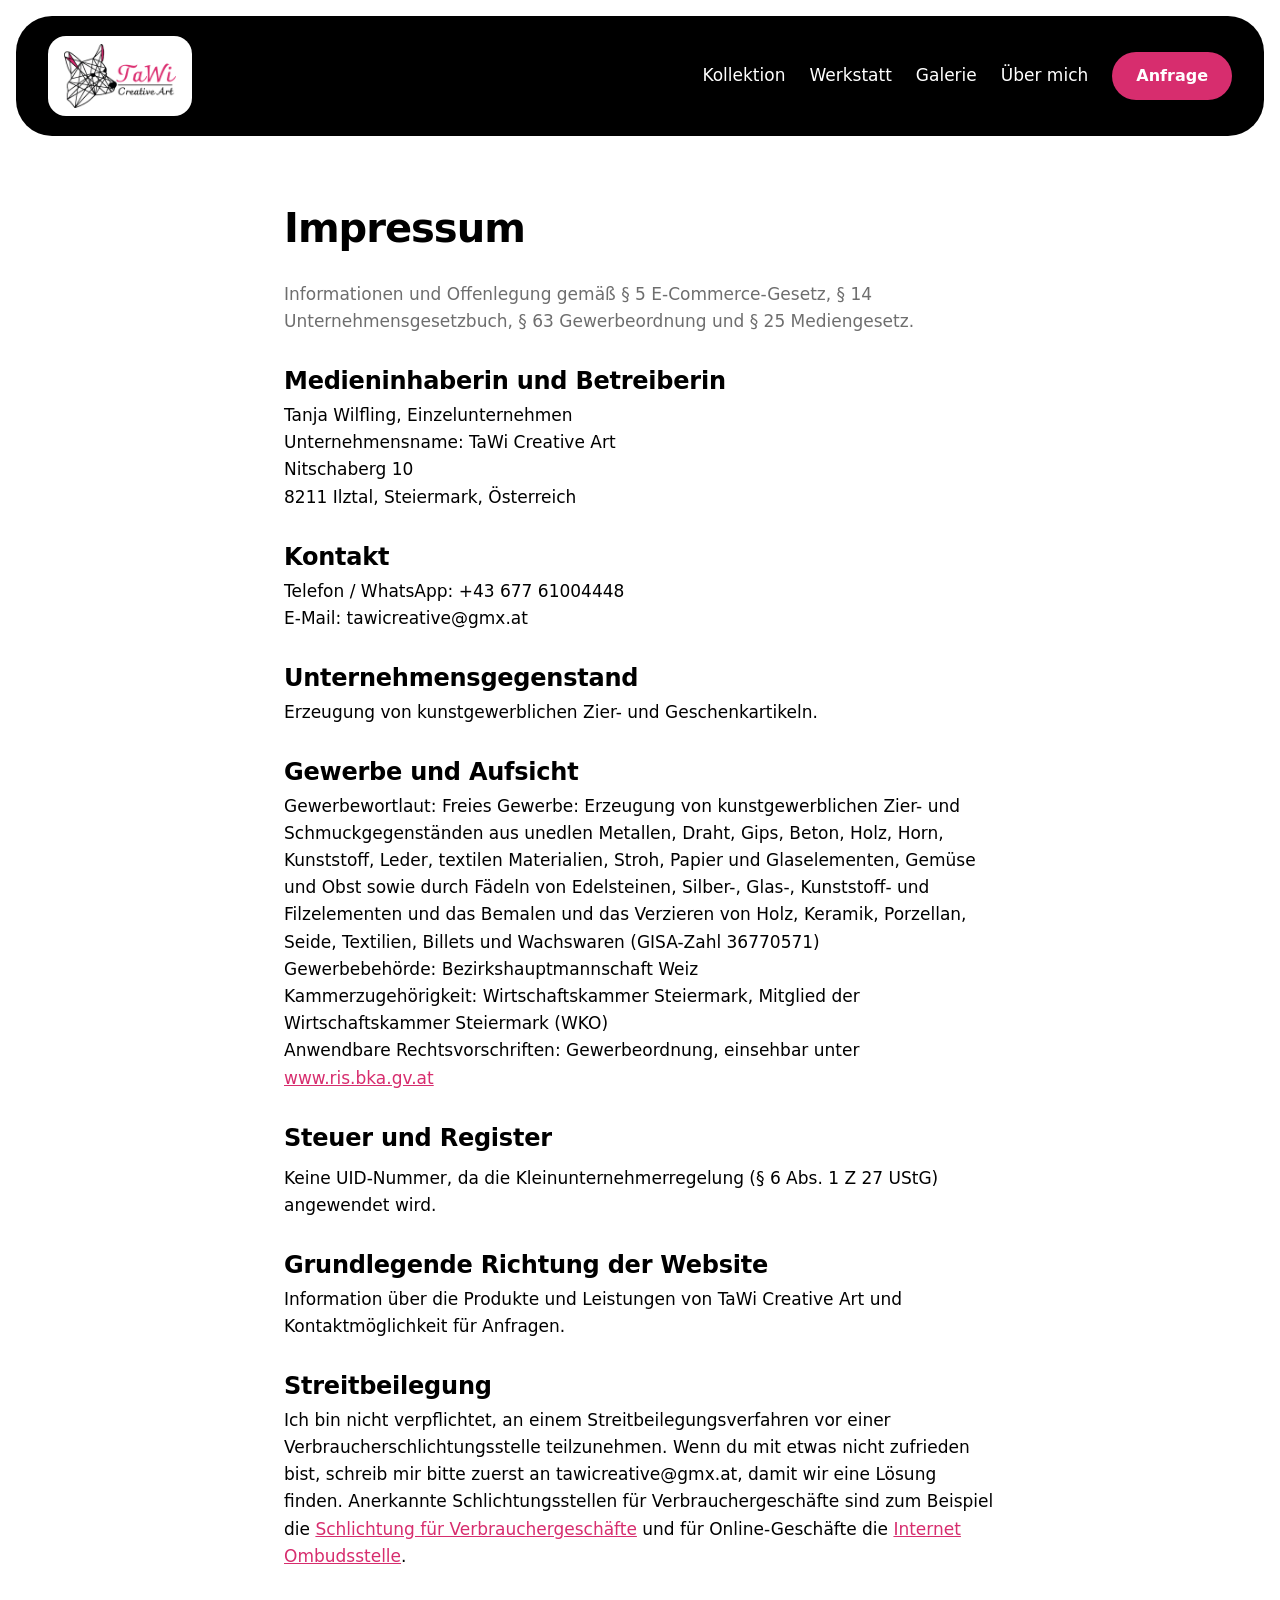
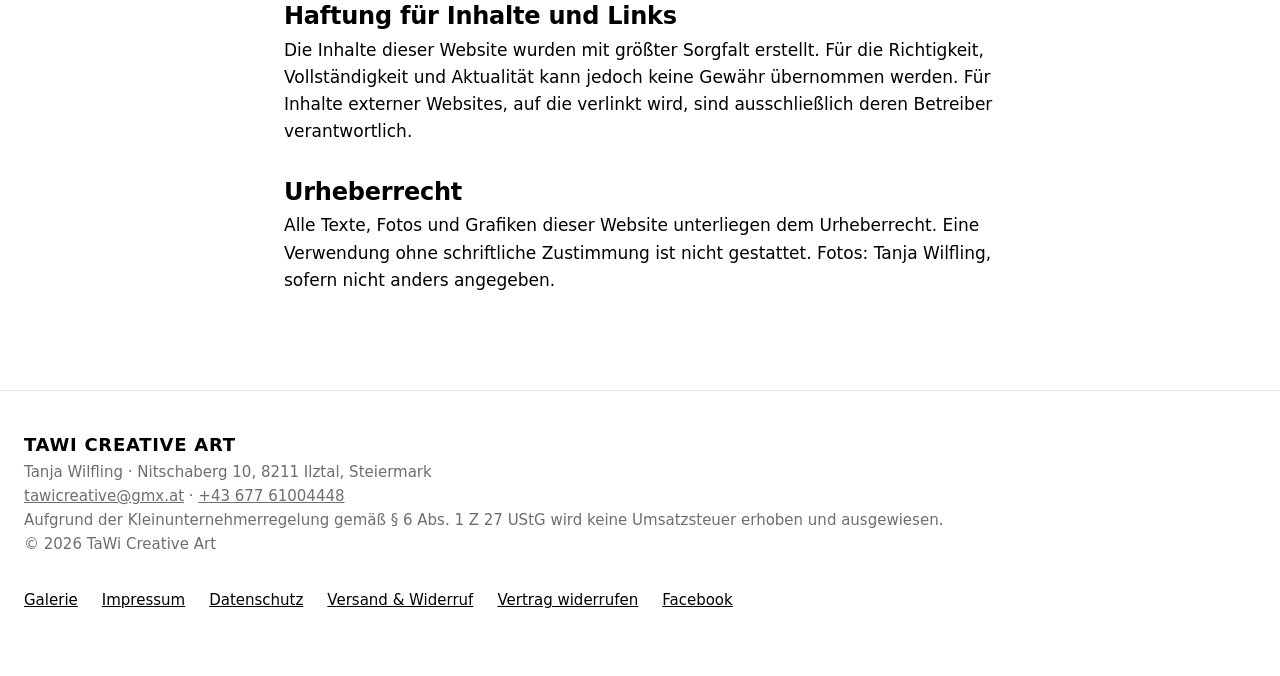
<file: impressum.html>
<!doctype html>
<html lang="de">
<head>
<meta charset="utf-8">
<meta name="viewport" content="width=device-width, initial-scale=1">
<title>Impressum – TaWi Creative Art</title>
<meta name="description" content="Impressum und Offenlegung von TaWi Creative Art, Tanja Wilfling.">
<link rel="canonical" href="https://tawicreative.at/impressum.html">
<meta property="og:url" content="https://tawicreative.at/impressum.html">

<meta property="og:type" content="website">
<meta property="og:title" content="Impressum – TaWi Creative Art">
<meta property="og:description" content="Impressum und Offenlegung von TaWi Creative Art, Tanja Wilfling.">
<meta name="theme-color" content="#000000">
<link rel="icon" type="image/png" href="assets/images/favicon.png">
<link rel="apple-touch-icon" href="assets/images/apple-touch-icon.png">
<link rel="stylesheet" href="assets/css/style.css?v=5">
<script src="assets/js/site.js?v=5" defer></script>
</head>
<body>
<a class="skip" href="#main">Zum Inhalt springen</a>
<noscript><div class="ns">Bitte aktiviere JavaScript, damit Produkte und Kontaktdaten angezeigt werden.</div></noscript>
<header class="cardwrap"><div class="dark"><nav class="nav" aria-label="Hauptnavigation">
  <a class="logo" href="index.html" aria-label="TaWi Creative Art – zur Startseite"><img src="assets/images/logo.png" alt="TaWi Creative Art" width="112" height="64"></a>
  <ul>
    <li><a href="index.html#kollektion">Kollektion</a></li>
    <li><a href="index.html#werkstatt">Werkstatt</a></li>
    <li><a href="galerie.html">Galerie</a></li>
    <li><a href="index.html#ueber-mich">Über mich</a></li>
    <li><a class="btn" href="index.html#kontakt">Anfrage</a></li>
  </ul>
</nav></div></header>
<main id="main" class="legal">
<h1>Impressum</h1>
<p class="lead">Informationen und Offenlegung gemäß § 5 E-Commerce-Gesetz, § 14 Unternehmensgesetzbuch, § 63 Gewerbeordnung und § 25 Mediengesetz.</p>

<section><h2>Medieninhaberin und Betreiberin</h2>
<p><span data-site="inhaberin">Tanja Wilfling</span>, Einzelunternehmen<br>Unternehmensname: <span data-site="firmenname">TaWi Creative Art</span><br><span data-site="strasse">[Straße Nr.]</span><br><span data-site="plz_ort">[PLZ Ort]</span>, Steiermark, Österreich</p></section>

<section><h2>Kontakt</h2>
<p>Telefon / WhatsApp: <span data-site="telefon">+43 677 61004448</span><br>E-Mail: <span data-site="email">[E-Mail-Adresse]</span></p></section>

<section><h2>Unternehmensgegenstand</h2>
<p><span data-site="unternehmensgegenstand">Herstellung und Verkauf von Geschenk- und Dekoartikeln.</span></p></section>

<section><h2>Gewerbe und Aufsicht</h2>
<p>Gewerbewortlaut: <span data-site="gewerbewortlaut">[laut Gewerbeschein]</span><br>
Gewerbebehörde: <span data-site="gewerbebehoerde">[Bezirkshauptmannschaft / Magistrat]</span><br>
Kammerzugehörigkeit: Wirtschaftskammer Steiermark<span data-if="fachgruppe">, <span data-site="fachgruppe"></span></span><br>
Anwendbare Rechtsvorschriften: Gewerbeordnung, einsehbar unter <a href="https://www.ris.bka.gv.at">www.ris.bka.gv.at</a></p></section>

<section><h2>Steuer und Register</h2>
<p data-if="uid">UID-Nummer: <span data-site="uid"></span></p>
<p data-ifnot="uid">Keine UID-Nummer, da die Kleinunternehmerregelung (§ 6 Abs. 1 Z 27 UStG) angewendet wird.</p>
<p data-if="firmenbuch">Firmenbuchnummer / Gericht: <span data-site="firmenbuch"></span></p></section>

<section><h2>Grundlegende Richtung der Website</h2>
<p>Information über die Produkte und Leistungen von TaWi Creative Art und Kontaktmöglichkeit für Anfragen.</p></section>

<section><h2>Streitbeilegung</h2>
<p>Ich bin nicht verpflichtet, an einem Streitbeilegungsverfahren vor einer Verbraucherschlichtungsstelle teilzunehmen. Wenn du mit etwas nicht zufrieden bist, schreib mir bitte zuerst an <span data-site="email">[E-Mail-Adresse]</span>, damit wir eine Lösung finden. Anerkannte Schlichtungsstellen für Verbrauchergeschäfte sind zum Beispiel die <a href="https://www.verbraucherschlichtung.at" rel="noopener">Schlichtung für Verbrauchergeschäfte</a> und für Online-Geschäfte die <a href="https://www.ombudsstelle.at" rel="noopener">Internet Ombudsstelle</a>.</p></section>

<section><h2>Haftung für Inhalte und Links</h2>
<p>Die Inhalte dieser Website wurden mit größter Sorgfalt erstellt. Für die Richtigkeit, Vollständigkeit und Aktualität kann jedoch keine Gewähr übernommen werden. Für Inhalte externer Websites, auf die verlinkt wird, sind ausschließlich deren Betreiber verantwortlich.</p></section>

<section><h2>Urheberrecht</h2>
<p>Alle Texte, Fotos und Grafiken dieser Website unterliegen dem Urheberrecht. Eine Verwendung ohne schriftliche Zustimmung ist nicht gestattet. Fotos: Tanja Wilfling, sofern nicht anders angegeben.</p></section>
</main>
<footer class="footer"><div class="wrap">
  <div>
    <b data-site="firmenname">TaWi Creative Art</b>
    <div><span data-site="inhaberin">Tanja Wilfling</span> · <span data-site="strasse">[Straße Nr.]</span>, <span data-site="plz_ort">[PLZ Ort]</span>, Steiermark</div>
    <div><a data-href="mailto:{email}" data-site="email" href="#" style="color:inherit">[E-Mail-Adresse]</a> · <a data-href="tel:{telefon_tel}" data-site="telefon" href="tel:+4367761004448" style="color:inherit">+43 677 61004448</a></div>
    <div data-if="kleinunternehmer_hinweis"><span data-site="kleinunternehmer_hinweis">Gemäß § 6 Abs. 1 Z 27 UStG wird keine Umsatzsteuer ausgewiesen.</span></div>
    <div>© <span data-year>2026</span> TaWi Creative Art</div>
  </div>
  <ul>
    <li><a href="galerie.html">Galerie</a></li>
    <li><a href="impressum.html">Impressum</a></li>
    <li><a href="datenschutz.html">Datenschutz</a></li>
    <li><a href="versand-widerruf.html">Versand &amp; Widerruf</a></li>
    <li><a href="vertrag-widerrufen.html">Vertrag widerrufen</a></li>
    <li><a data-href="{facebook}" href="https://www.facebook.com/profile.php?id=61577675852365" rel="noopener">Facebook</a></li>
  </ul>
</div></footer>
</body>
</html>
</file>
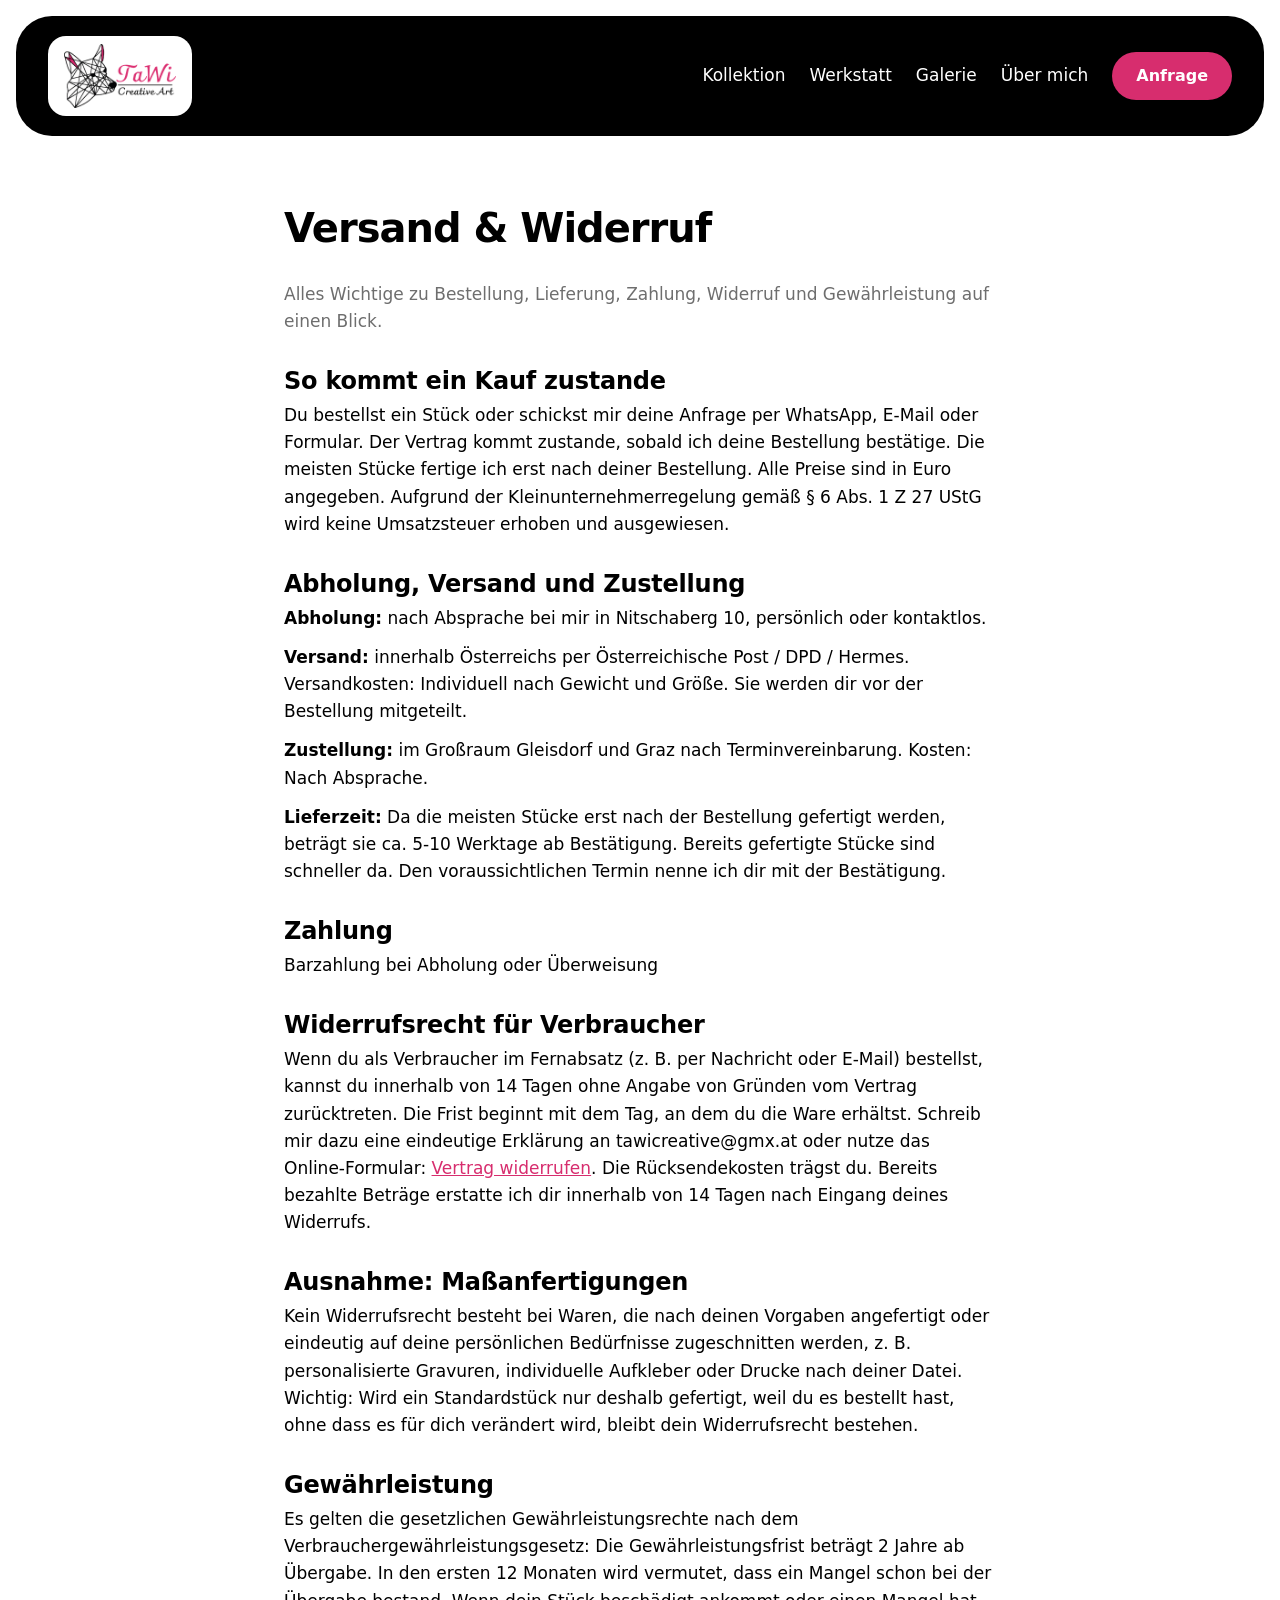
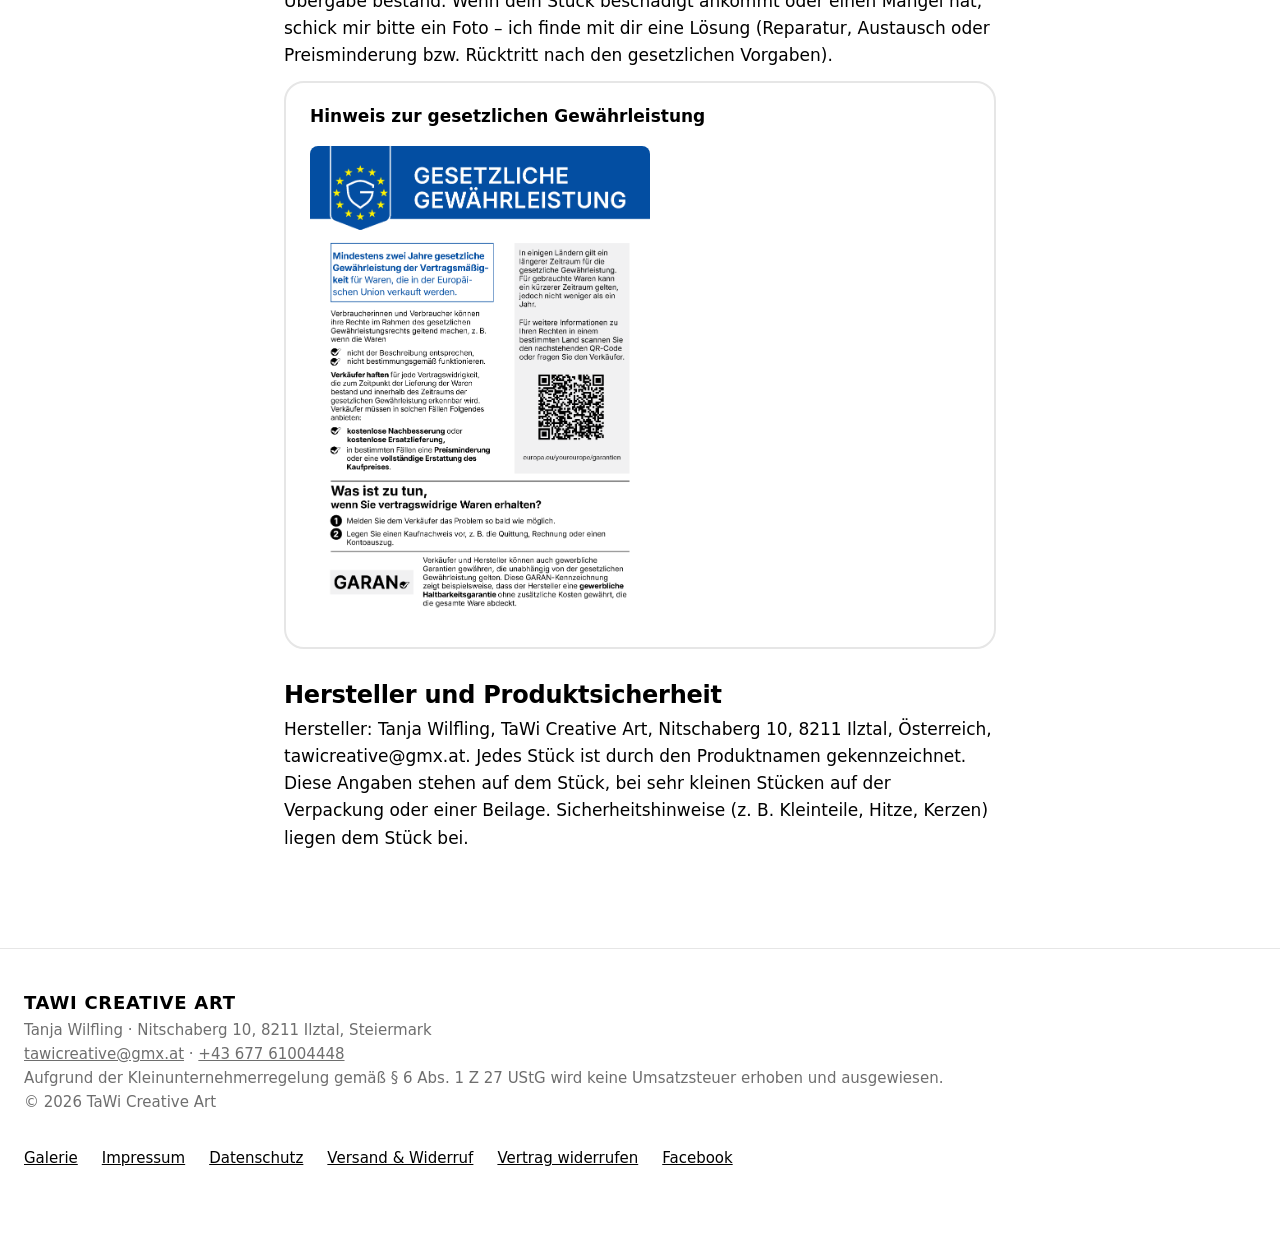
<file: versand-widerruf.html>
<!doctype html>
<html lang="de">
<head>
<meta charset="utf-8">
<meta name="viewport" content="width=device-width, initial-scale=1">
<title>Versand &amp; Widerruf – TaWi Creative Art</title>
<meta name="description" content="Bestellung, Lieferung, Zahlung, Widerruf und Gewährleistung bei TaWi Creative Art.">
<link rel="canonical" href="https://tawicreative.at/versand-widerruf.html">
<meta property="og:url" content="https://tawicreative.at/versand-widerruf.html">

<meta property="og:type" content="website">
<meta property="og:title" content="Versand &amp; Widerruf – TaWi Creative Art">
<meta property="og:description" content="Bestellung, Lieferung, Zahlung, Widerruf und Gewährleistung bei TaWi Creative Art.">
<meta name="theme-color" content="#000000">
<link rel="icon" type="image/png" href="assets/images/favicon.png">
<link rel="apple-touch-icon" href="assets/images/apple-touch-icon.png">
<link rel="stylesheet" href="assets/css/style.css?v=5">
<script src="assets/js/site.js?v=5" defer></script>
</head>
<body>
<a class="skip" href="#main">Zum Inhalt springen</a>
<noscript><div class="ns">Bitte aktiviere JavaScript, damit Produkte und Kontaktdaten angezeigt werden.</div></noscript>
<header class="cardwrap"><div class="dark"><nav class="nav" aria-label="Hauptnavigation">
  <a class="logo" href="index.html" aria-label="TaWi Creative Art – zur Startseite"><img src="assets/images/logo.png" alt="TaWi Creative Art" width="112" height="64"></a>
  <ul>
    <li><a href="index.html#kollektion">Kollektion</a></li>
    <li><a href="index.html#werkstatt">Werkstatt</a></li>
    <li><a href="galerie.html">Galerie</a></li>
    <li><a href="index.html#ueber-mich">Über mich</a></li>
    <li><a class="btn" href="index.html#kontakt">Anfrage</a></li>
  </ul>
</nav></div></header>
<main id="main" class="legal">
<h1>Versand &amp; Widerruf</h1>
<p class="lead">Alles Wichtige zu Bestellung, Lieferung, Zahlung, Widerruf und Gewährleistung auf einen Blick.</p>

<section><h2>So kommt ein Kauf zustande</h2>
<p>Du bestellst ein Stück oder schickst mir deine Anfrage per WhatsApp, E-Mail oder Formular. Der Vertrag kommt zustande, sobald ich deine Bestellung bestätige. Die meisten Stücke fertige ich erst nach deiner Bestellung. Alle Preise sind in Euro angegeben. <span data-site="kleinunternehmer_hinweis" data-if="kleinunternehmer_hinweis">Gemäß § 6 Abs. 1 Z 27 UStG wird keine Umsatzsteuer ausgewiesen.</span></p></section>

<section><h2>Abholung, Versand und Zustellung</h2>
<p><strong>Abholung:</strong> nach Absprache bei mir in <span data-site="abholort">[Ort]</span>, persönlich oder kontaktlos.</p>
<p><strong>Versand:</strong> innerhalb Österreichs per <span data-site="versanddienst">[Österreichische Post / Paketdienst]</span>. Versandkosten: <span data-site="versandkosten">[Betrag bzw. nach Gewicht]</span>. Sie werden dir vor der Bestellung mitgeteilt.</p>
<p><strong>Zustellung:</strong> im Großraum Gleisdorf und Graz nach Terminvereinbarung. Kosten: <span data-site="zustellkosten">[Betrag]</span>.</p>
<p><strong>Lieferzeit:</strong> Da die meisten Stücke erst nach der Bestellung gefertigt werden, beträgt sie ca. <span data-site="lieferzeit">[X–X] Werktage</span> ab Bestätigung. Bereits gefertigte Stücke sind schneller da. Den voraussichtlichen Termin nenne ich dir mit der Bestätigung.</p></section>

<section><h2>Zahlung</h2>
<p><span data-site="zahlungsarten">[Zahlungsarten]</span></p></section>

<section><h2>Widerrufsrecht für Verbraucher</h2>
<p>Wenn du als Verbraucher im Fernabsatz (z. B. per Nachricht oder E-Mail) bestellst, kannst du innerhalb von 14 Tagen ohne Angabe von Gründen vom Vertrag zurücktreten. Die Frist beginnt mit dem Tag, an dem du die Ware erhältst. Schreib mir dazu eine eindeutige Erklärung an <span data-site="email">[E-Mail-Adresse]</span> oder nutze das Online-Formular: <a href="vertrag-widerrufen.html">Vertrag widerrufen</a>. Die Rücksendekosten trägst du. Bereits bezahlte Beträge erstatte ich dir innerhalb von 14 Tagen nach Eingang deines Widerrufs.</p></section>

<section><h2>Ausnahme: Maßanfertigungen</h2>
<p>Kein Widerrufsrecht besteht bei Waren, die nach deinen Vorgaben angefertigt oder eindeutig auf deine persönlichen Bedürfnisse zugeschnitten werden, z. B. personalisierte Gravuren, individuelle Aufkleber oder Drucke nach deiner Datei. Wichtig: Wird ein Standardstück nur deshalb gefertigt, weil du es bestellt hast, ohne dass es für dich verändert wird, bleibt dein Widerrufsrecht bestehen.</p></section>

<section><h2>Gewährleistung</h2>
<p>Es gelten die gesetzlichen Gewährleistungsrechte nach dem Verbrauchergewährleistungsgesetz: Die Gewährleistungsfrist beträgt 2 Jahre ab Übergabe. In den ersten 12 Monaten wird vermutet, dass ein Mangel schon bei der Übergabe bestand. Wenn dein Stück beschädigt ankommt oder einen Mangel hat, schick mir bitte ein Foto – ich finde mit dir eine Lösung (Reparatur, Austausch oder Preisminderung bzw. Rücktritt nach den gesetzlichen Vorgaben).</p>
<div class="label-box" id="label-box" style="margin-top:12px">
  <div><strong>Hinweis zur gesetzlichen Gewährleistung</strong><div class="t" id="label-text">[Offizieller EU-Gewährleistungshinweis mit QR-Code hier einfügen – Bild im Bereich „Allgemein &amp; Kontakt“ hochladen. Der Hinweis gehört außerdem in deine Bestellbestätigung.]</div></div>
  <img id="label-img" hidden alt="Hinweis zur gesetzlichen Gewährleistung">
</div></section>

<section><h2>Hersteller und Produktsicherheit</h2>
<p>Hersteller: <span data-site="inhaberin">Tanja Wilfling</span>, <span data-site="firmenname">TaWi Creative Art</span>, <span data-site="strasse">[Straße Nr.]</span>, <span data-site="plz_ort">[PLZ Ort]</span>, Österreich, <span data-site="email">[E-Mail-Adresse]</span>. Jedes Stück ist durch den Produktnamen gekennzeichnet. Diese Angaben stehen auf dem Stück, bei sehr kleinen Stücken auf der Verpackung oder einer Beilage. Sicherheitshinweise (z. B. Kleinteile, Hitze, Kerzen) liegen dem Stück bei.</p></section>
</main>
<footer class="footer"><div class="wrap">
  <div>
    <b data-site="firmenname">TaWi Creative Art</b>
    <div><span data-site="inhaberin">Tanja Wilfling</span> · <span data-site="strasse">[Straße Nr.]</span>, <span data-site="plz_ort">[PLZ Ort]</span>, Steiermark</div>
    <div><a data-href="mailto:{email}" data-site="email" href="#" style="color:inherit">[E-Mail-Adresse]</a> · <a data-href="tel:{telefon_tel}" data-site="telefon" href="tel:+4367761004448" style="color:inherit">+43 677 61004448</a></div>
    <div data-if="kleinunternehmer_hinweis"><span data-site="kleinunternehmer_hinweis">Gemäß § 6 Abs. 1 Z 27 UStG wird keine Umsatzsteuer ausgewiesen.</span></div>
    <div>© <span data-year>2026</span> TaWi Creative Art</div>
  </div>
  <ul>
    <li><a href="galerie.html">Galerie</a></li>
    <li><a href="impressum.html">Impressum</a></li>
    <li><a href="datenschutz.html">Datenschutz</a></li>
    <li><a href="versand-widerruf.html">Versand &amp; Widerruf</a></li>
    <li><a href="vertrag-widerrufen.html">Vertrag widerrufen</a></li>
    <li><a data-href="{facebook}" href="https://www.facebook.com/profile.php?id=61577675852365" rel="noopener">Facebook</a></li>
  </ul>
</div></footer>
</body>
</html>
</file>
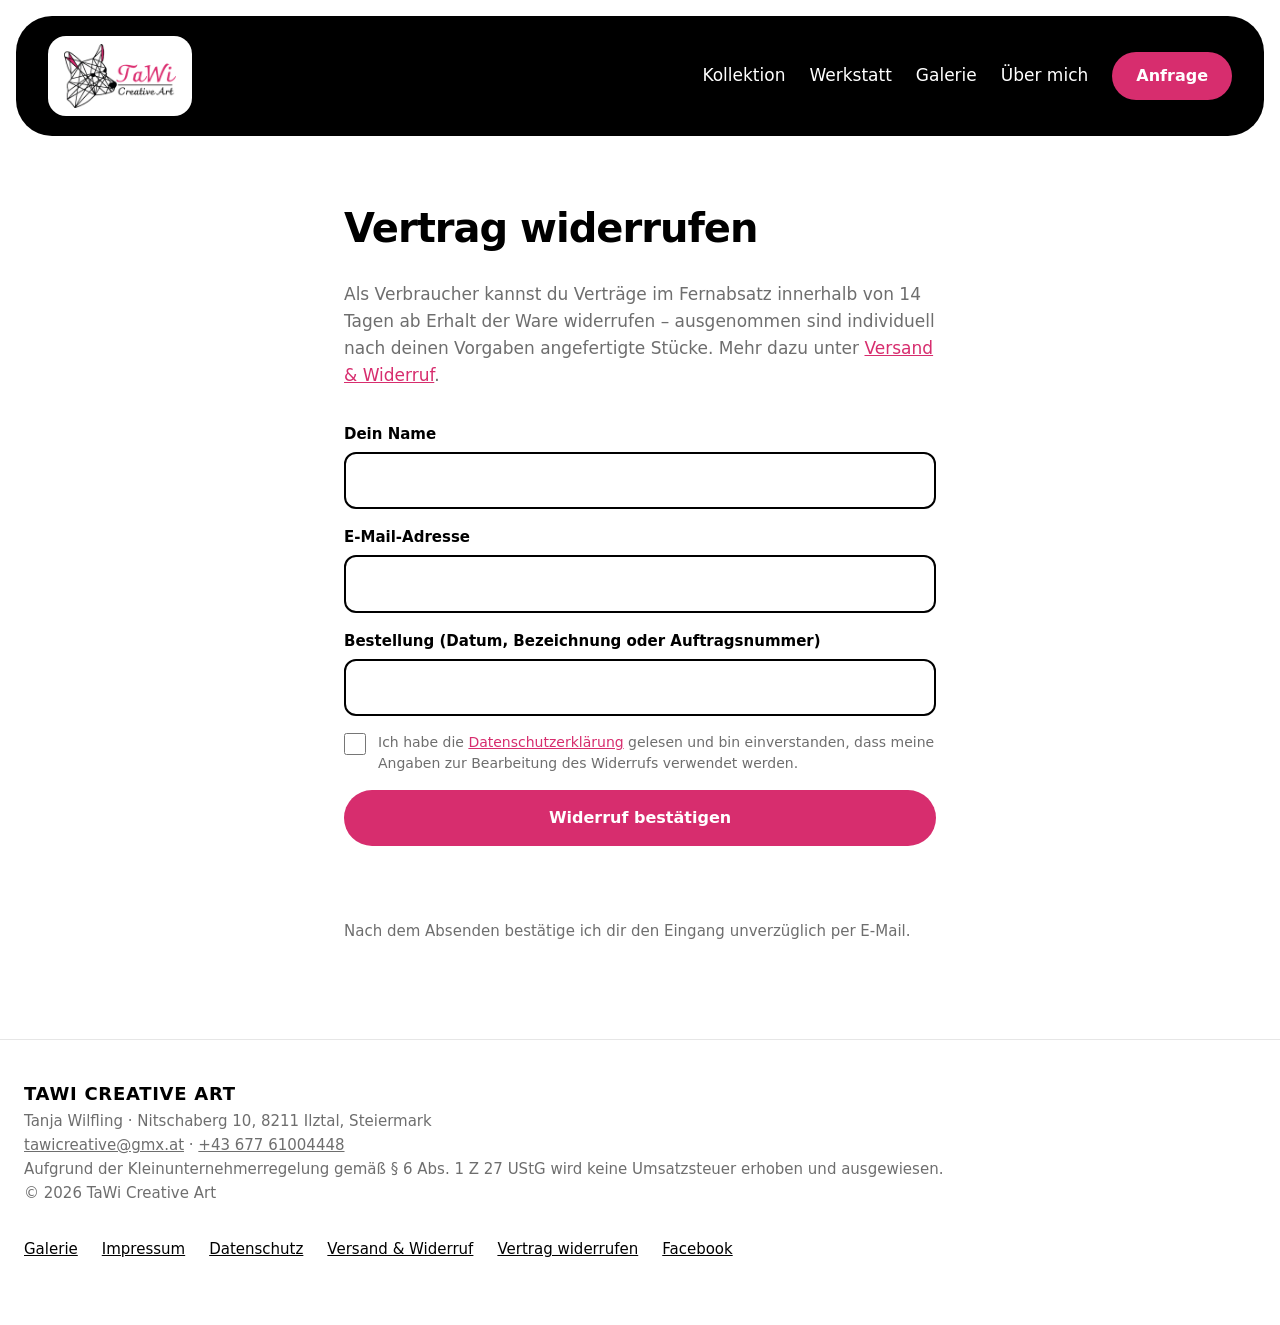
<file: vertrag-widerrufen.html>
<!doctype html>
<html lang="de">
<head>
<meta charset="utf-8">
<meta name="viewport" content="width=device-width, initial-scale=1">
<title>Vertrag widerrufen – TaWi Creative Art</title>
<meta name="description" content="Online-Widerruf für Verbraucher bei TaWi Creative Art.">
<!-- ENTWURF: Die nächste Zeile löschen, sobald die Seite wirklich online gehen und bei Google erscheinen soll. -->
<meta name="robots" content="noindex, nofollow">
<meta property="og:type" content="website">
<meta property="og:title" content="Vertrag widerrufen – TaWi Creative Art">
<meta property="og:description" content="Online-Widerruf für Verbraucher bei TaWi Creative Art.">
<meta name="theme-color" content="#000000">
<link rel="icon" type="image/png" href="assets/images/favicon.png">
<link rel="apple-touch-icon" href="assets/images/apple-touch-icon.png">
<link rel="stylesheet" href="assets/css/style.css?v=5">
<script src="assets/js/site.js?v=5" defer></script>
</head>
<body>
<a class="skip" href="#main">Zum Inhalt springen</a>
<noscript><div class="ns">Bitte aktiviere JavaScript, damit Produkte und Kontaktdaten angezeigt werden.</div></noscript>
<header class="cardwrap"><div class="dark"><nav class="nav" aria-label="Hauptnavigation">
  <a class="logo" href="index.html" aria-label="TaWi Creative Art – zur Startseite"><img src="assets/images/logo.png" alt="TaWi Creative Art" width="112" height="64"></a>
  <ul>
    <li><a href="index.html#kollektion">Kollektion</a></li>
    <li><a href="index.html#werkstatt">Werkstatt</a></li>
    <li><a href="galerie.html">Galerie</a></li>
    <li><a href="index.html#ueber-mich">Über mich</a></li>
    <li><a class="btn" href="index.html#kontakt">Anfrage</a></li>
  </ul>
</nav></div></header>
<main id="main" class="legal narrow light">
<h1>Vertrag widerrufen</h1>
<p class="lead">Als Verbraucher kannst du Verträge im Fernabsatz innerhalb von 14 Tagen ab Erhalt der Ware widerrufen – ausgenommen sind individuell nach deinen Vorgaben angefertigte Stücke. Mehr dazu unter <a href="versand-widerruf.html">Versand &amp; Widerruf</a>.</p>
<form class="f" data-subject="Widerruf eines Vertrags" novalidate>
  <div class="field"><label for="w-name">Dein Name</label><input id="w-name" name="Name" type="text" autocomplete="name" required></div>
  <div class="field"><label for="w-mail">E-Mail-Adresse</label><input id="w-mail" name="E-Mail" type="email" autocomplete="email" required></div>
  <div class="field"><label for="w-order">Bestellung (Datum, Bezeichnung oder Auftragsnummer)</label><input id="w-order" name="Bestellung" type="text" required></div>
  <div class="hp" aria-hidden="true"><label>Nicht ausfüllen<input name="_gotcha" type="text" tabindex="-1" autocomplete="off"></label></div>
  <div class="check"><input id="w-dsgvo" type="checkbox" required><label for="w-dsgvo">Ich habe die <a href="datenschutz.html">Datenschutzerklärung</a> gelesen und bin einverstanden, dass meine Angaben zur Bearbeitung des Widerrufs verwendet werden.</label></div>
  <button class="btn" type="submit">Widerruf bestätigen</button>
  <p class="form-msg" role="status" aria-live="polite"></p>
</form>
<p class="muted" style="font-size:15px">Nach dem Absenden bestätige ich dir den Eingang unverzüglich per E-Mail.</p>
</main>
<footer class="footer"><div class="wrap">
  <div>
    <b data-site="firmenname">TaWi Creative Art</b>
    <div><span data-site="inhaberin">Tanja Wilfling</span> · <span data-site="strasse">[Straße Nr.]</span>, <span data-site="plz_ort">[PLZ Ort]</span>, Steiermark</div>
    <div><a data-href="mailto:{email}" data-site="email" href="#" style="color:inherit">[E-Mail-Adresse]</a> · <a data-href="tel:{telefon_tel}" data-site="telefon" href="tel:+4367761004448" style="color:inherit">+43 677 61004448</a></div>
    <div data-if="kleinunternehmer_hinweis"><span data-site="kleinunternehmer_hinweis">Gemäß § 6 Abs. 1 Z 27 UStG wird keine Umsatzsteuer ausgewiesen.</span></div>
    <div>© <span data-year>2026</span> TaWi Creative Art</div>
  </div>
  <ul>
    <li><a href="galerie.html">Galerie</a></li>
    <li><a href="impressum.html">Impressum</a></li>
    <li><a href="datenschutz.html">Datenschutz</a></li>
    <li><a href="versand-widerruf.html">Versand &amp; Widerruf</a></li>
    <li><a href="vertrag-widerrufen.html">Vertrag widerrufen</a></li>
    <li><a data-href="{facebook}" href="https://www.facebook.com/profile.php?id=61577675852365" rel="noopener">Facebook</a></li>
  </ul>
</div></footer>
</body>
</html>
</file>
<file: assets/css/style.css>
/* TaWi Creative Art – Stylesheet */
:root{
  --black:#000000; --white:#FFFFFF; --pink:#d72d6e; --g1:#e6e6e6; --g2:#6e6e6e;
  --radius:32px; --radius-s:20px;
  --head:"Bricolage Grotesque","Arial Black","Helvetica Neue",system-ui,-apple-system,"Segoe UI",Roboto,sans-serif;
  --body:"DM Sans",system-ui,-apple-system,"Segoe UI",Roboto,"Helvetica Neue",Arial,sans-serif;
  --max:1280px;
}
*{box-sizing:border-box}
html{scroll-behavior:smooth}
body{margin:0;font-family:var(--body);font-size:17px;line-height:1.6;color:var(--black);background:var(--white);-webkit-text-size-adjust:100%}
img{max-width:100%;display:block}
[hidden]{display:none!important}
a{color:var(--pink)}
a:hover{color:var(--black)}
:focus-visible{outline:3px solid var(--pink);outline-offset:3px}
.skip{position:absolute;left:-999px;top:0;background:var(--black);color:var(--white);padding:12px 16px;z-index:100}
.skip:focus{left:8px;top:8px}
h1,h2,h3{font-family:var(--head);font-weight:800;margin:0;letter-spacing:-0.025em;line-height:1.02}
h1{font-size:clamp(44px,7vw,92px)}
h2{font-size:clamp(34px,5vw,60px)}
h3{font-size:24px;line-height:1.15;letter-spacing:-0.01em}
p{margin:0}
.wrap{max-width:var(--max);margin:0 auto;padding-left:24px;padding-right:24px}
.sec{padding-top:96px}
.eyebrow{font-size:14px;font-weight:700;letter-spacing:.14em;text-transform:uppercase;color:var(--pink)}
.muted{color:var(--g2)}
.pink{color:var(--pink)}

/* Karten oben (Navigation / Hero) */
.cardwrap{padding:16px 16px 0}
.dark{max-width:var(--max);margin:0 auto;background:var(--black);color:var(--white);border-radius:36px;overflow:hidden}
.nav{display:flex;flex-wrap:wrap;align-items:center;justify-content:space-between;gap:8px 16px;padding:20px 32px}
.logo{display:inline-flex;align-items:center;background:var(--white);border-radius:18px;padding:6px 14px;text-decoration:none}
.nav a.logo{padding:8px 16px;border-radius:18px}
.logo img{display:block;height:64px;width:auto}
.nav ul{display:flex;flex-wrap:wrap;gap:0 24px;list-style:none;margin:0;padding:0;align-items:center;font-weight:500}
.nav a{color:var(--white);text-decoration:none;display:inline-block;padding:12px 0}
.nav a:hover{color:var(--g1);text-decoration:underline}
.nav a.btn{padding:12px 22px;color:var(--white)}
.nav a.btn:hover{background:var(--white);color:var(--black);text-decoration:none}

/* Knöpfe */
.btn{display:inline-block;font-family:var(--body);font-weight:700;font-size:16px;line-height:1.2;text-align:center;text-decoration:none;padding:16px 28px;border-radius:99px;border:2px solid transparent;cursor:pointer;background:var(--pink);color:var(--white)}
.btn:hover{background:var(--black);color:var(--white)}
.dark .btn:not(.btn--line):hover,.contact .btn:not(.btn--line):hover,.cta-bar .btn:not(.btn--line):hover{background:var(--white);color:var(--black)}
.btn--dark{background:var(--black);color:var(--white)}
.btn--dark:hover{background:var(--pink)}
.btn--line{background:transparent;color:var(--white);border-color:var(--white)}
.btn--line:hover{background:var(--white);color:var(--black)}
.btn--line-dark{background:transparent;color:var(--black);border-color:var(--black)}
.btn--line-dark:hover{background:var(--black);color:var(--white)}
.btns{display:flex;flex-wrap:wrap;gap:12px}

/* Hero */
.hero{display:flex;flex-wrap:wrap;align-items:center;gap:56px;padding:32px 32px 64px}
.hero-text{flex:1 1 460px;min-width:0;display:flex;flex-direction:column;gap:28px}
.hero-text .eyebrow{color:var(--g1)}
.hero-text p.lead{font-size:20px;line-height:1.55;color:var(--g1);max-width:520px}
.hero-media{flex:1 1 380px;min-width:0;position:relative;padding:0 0 40px 24px}
.imgslot{position:relative;overflow:hidden;background:var(--g1);color:var(--black);display:flex;align-items:center;justify-content:center;text-align:center;font-weight:700;padding:16px}
.imgslot img{position:absolute;inset:0;width:100%;height:100%;object-fit:cover}
.hero-main{width:100%;aspect-ratio:4/5;max-height:600px;border-radius:28px}
.hero-sub{position:absolute;left:0;bottom:0;width:42%;aspect-ratio:1/1;border-radius:24px;border:6px solid var(--black)}
.sticker{position:absolute;right:16px;top:-12px;width:132px;height:132px;border-radius:99px;background:var(--pink);color:var(--white);display:flex;flex-direction:column;align-items:center;justify-content:center;text-align:center;transform:rotate(-10deg);font-family:var(--head);font-weight:800;line-height:1.1;z-index:2;padding:8px}
.sticker small{font-size:14px;letter-spacing:.12em}
.sticker span{font-size:19px}

/* Laufband */
.ticker{background:var(--pink);color:var(--white);margin-top:48px}
.ticker ul{max-width:var(--max);margin:0 auto;padding:22px 24px;list-style:none;display:flex;flex-wrap:wrap;align-items:center;justify-content:center;gap:10px 28px;font-family:var(--head);font-weight:800;font-size:24px;text-transform:uppercase;letter-spacing:.02em}
.ticker li+li::before{content:"";display:inline-block;width:10px;height:10px;border-radius:99px;background:var(--white);margin-right:28px;vertical-align:middle}

/* Abschnittsköpfe */
.head{display:flex;flex-wrap:wrap;align-items:flex-end;justify-content:space-between;gap:24px;margin-bottom:48px}
.head>div{flex:1 1 420px;min-width:0;display:flex;flex-direction:column;gap:12px}
.head>p{flex:1 1 320px;max-width:440px;font-size:18px;color:var(--g2)}

/* Produkte */
.cards{display:flex;flex-wrap:wrap;gap:24px}
.card{flex:1 1 250px;min-width:0;display:flex;flex-direction:column;gap:14px}
.card .imgslot{aspect-ratio:4/5;border-radius:28px}
.badge{position:absolute;left:16px;top:16px;z-index:1;background:var(--black);color:var(--white);font-size:13px;font-weight:700;padding:8px 14px;border-radius:99px}
.badge.neu{background:var(--pink)}
.card h3{font-size:24px}
.card .d{font-size:15px;color:var(--g2)}
.card .s{font-size:13px;color:var(--g2)}
.card .p{font-weight:700;font-size:18px;margin-top:auto}
.card .b{font-size:15px}
.note{font-size:14px;color:var(--g2);margin-top:32px}
.label-box{margin-top:32px;border:2px dashed var(--g2);border-radius:var(--radius-s);padding:20px 24px;display:flex;flex-wrap:wrap;gap:16px 24px;align-items:center}
.label-box strong{display:block}
.label-box img{max-width:340px;height:auto;border-radius:8px}
.label-box .t{flex:1 1 300px;font-size:15px;color:var(--g2)}
.label-box.has-img{border-style:solid;border-color:var(--g1)}

/* Info-Box (Auf Bestellung) */
.infobox{background:var(--g1);border-radius:36px;padding:56px 40px;display:flex;flex-wrap:wrap;gap:48px}
.infobox>div:first-child{flex:1 1 340px;min-width:0;display:flex;flex-direction:column;gap:16px}
.infobox h2{font-size:clamp(34px,4.5vw,52px)}
.infobox ul{flex:1 1 400px;min-width:0;list-style:none;margin:0;padding:0;display:flex;flex-direction:column;gap:20px}
.infobox li{border-left:4px solid var(--pink);padding-left:16px}
.infobox li b{display:block;font-size:20px}

/* Werkstatt Kacheln */
.bento{display:flex;flex-direction:column;gap:16px}
.row{display:flex;flex-wrap:wrap;gap:16px}
.tile{border-radius:var(--radius);padding:40px;display:flex;flex-direction:column;gap:20px;min-width:0}
.tile h3{font-size:34px;line-height:1.05}
.tile ul{margin:0;padding-left:20px;display:flex;flex-direction:column;gap:10px}
.t-black{background:var(--black);color:var(--white);flex:2 1 460px}
.t-black h3{color:var(--pink)}
.t-pink{background:var(--pink);color:var(--white);flex:1 1 300px}
.t-grey{background:var(--g1);color:var(--black);flex:1 1 300px}
.t-line{border:2px solid var(--black);flex:2 1 460px;justify-content:space-between}

/* Schritte */
.steps{display:flex;flex-wrap:wrap;gap:32px}
.step{flex:1 1 280px;min-width:0;border-top:3px solid var(--black);padding-top:24px;display:flex;flex-direction:column;gap:10px}
.step .n{font-family:var(--head);font-weight:800;font-size:72px;line-height:1;color:var(--pink)}

/* Über mich */
.about{display:flex;flex-wrap:wrap;gap:48px;align-items:flex-start}
.about .imgslot{aspect-ratio:1/1;border-radius:32px}
.about>div:first-child{flex:1 1 360px;min-width:0}
.about>div:last-child{flex:1 1 440px;min-width:0;display:flex;flex-direction:column;gap:20px}
.about h2{font-size:clamp(32px,4.5vw,52px)}
.about ul{list-style:none;margin:8px 0 0;padding:0;display:flex;flex-direction:column;gap:16px}
.about li{border-left:4px solid var(--pink);padding-left:16px}
.about li b{display:block;font-size:18px}
.about li span{color:var(--g2)}

/* FAQ */
.faq{display:flex;flex-wrap:wrap;gap:48px}
.faq>h2{flex:1 1 300px;min-width:0;font-size:clamp(32px,4.5vw,52px)}
.faq-list{flex:2 1 460px;min-width:0;border-bottom:1px solid var(--g2)}
.faq-list details{border-top:1px solid var(--g2);padding:0}
.faq-list summary{cursor:pointer;list-style:none;font-weight:700;font-size:20px;padding:24px 40px 24px 0;position:relative}
.faq-list summary::-webkit-details-marker{display:none}
.faq-list summary::after{content:"+";position:absolute;right:4px;top:50%;transform:translateY(-50%);font-size:28px;font-weight:400}
.faq-list details[open] summary::after{content:"–"}
.faq-list details p{padding:0 0 24px;color:var(--g2)}

/* Kontakt */
.contact{background:var(--black);color:var(--white);border-radius:36px;padding:64px 40px;display:flex;flex-wrap:wrap;gap:56px}
.contact>div,.contact>form{flex:1 1 360px;min-width:0;display:flex;flex-direction:column;gap:20px}
.contact>form{gap:16px}
.contact p{color:var(--g1);font-size:18px}
.contact .btn--line{align-self:flex-start}
form.f{display:flex;flex-direction:column;gap:16px}
.field{display:flex;flex-direction:column;gap:6px}
.field label{font-weight:700;font-size:15px}
.field input,.field select,.field textarea{width:100%;padding:14px 16px;border-radius:12px;border:2px solid transparent;background:var(--white);color:var(--black);font:inherit;font-size:16px}
.field input:focus,.field select:focus,.field textarea:focus{border-color:var(--pink);outline:none}
.check{display:flex;gap:12px;align-items:flex-start;font-size:14px;line-height:1.5;color:var(--g1)}
.check input{width:22px;height:22px;margin:1px 0 0;flex:0 0 auto}
.check a{color:var(--white)}
.form-msg{font-weight:700;min-height:1.5em}
.hp{position:absolute;left:-9999px;height:0;overflow:hidden}
.light form.f .field input,.light form.f .field select,.light form.f .field textarea{border-color:var(--black)}
.light .check{color:var(--g2)}
.light .check a{color:var(--pink)}

/* Footer */
.footer{border-top:1px solid var(--g1);margin-top:72px}
.footer .wrap{padding-top:40px;padding-bottom:56px;display:flex;flex-wrap:wrap;gap:24px 48px;justify-content:space-between;font-size:15px;color:var(--g2)}
.footer b{font-family:var(--head);font-weight:800;font-size:18px;color:var(--black);text-transform:uppercase;letter-spacing:.04em;display:block}
.footer ul{list-style:none;margin:0;padding:0;display:flex;flex-wrap:wrap;gap:4px 24px;align-content:flex-start}
.footer ul a{color:var(--black);padding:8px 0;display:inline-block}
.footer ul a:hover{color:var(--pink)}

/* Textseiten (Impressum etc.) */
.legal{max-width:760px;margin:0 auto;padding:72px 24px 24px;display:flex;flex-direction:column;gap:32px;overflow-wrap:anywhere}
.legal section>p+p{margin-top:12px}
.legal h1{font-size:clamp(16px,5vw,40px);overflow-wrap:normal;word-break:normal}
.legal h2{font-size:24px;letter-spacing:-0.01em;line-height:1.2;margin-bottom:6px}
.legal .lead{color:var(--g2)}
.legal ul{margin:6px 0 0;padding-left:22px}
.legal.narrow{max-width:640px}

/* Galerie */
.chips{display:flex;flex-wrap:wrap;gap:10px;margin:32px 0}
.chip{font:inherit;font-weight:700;font-size:15px;padding:10px 18px;border-radius:99px;border:2px solid var(--black);background:var(--white);color:var(--black);cursor:pointer}
.chip[aria-pressed="true"]{background:var(--black);color:var(--white)}
.chip:hover{border-color:var(--pink)}
.gal{columns:3 280px;column-gap:16px}
.gal figure{margin:0 0 16px;break-inside:avoid;position:relative;border-radius:24px;overflow:hidden;background:var(--g1)}
.gal figure button{display:block;width:100%;padding:0;border:0;background:none;cursor:zoom-in}
.gal img{width:100%;height:auto}
.gal figcaption{padding:10px 14px;font-size:14px;color:var(--black);background:var(--g1)}
.gal .ph{display:flex;align-items:center;justify-content:center;aspect-ratio:1/1;font-weight:700;text-align:center;padding:16px}
.gal figure:nth-child(3n+2) .ph{aspect-ratio:4/5}
dialog.lb{border:0;padding:0;background:transparent;max-width:min(94vw,1100px);max-height:94vh;overflow:visible}
dialog.lb::backdrop{background:rgba(0,0,0,.85)}
dialog.lb img{max-height:86vh;width:auto;margin:0 auto;border-radius:16px}
dialog.lb p{color:var(--white);text-align:center;margin-top:10px}
dialog.lb button{position:absolute;right:0;top:-48px;background:var(--pink);color:var(--white);border:0;border-radius:99px;font:inherit;font-weight:700;padding:10px 18px;cursor:pointer}
.cta-bar{background:var(--black);color:var(--white);border-radius:36px;padding:56px 40px;display:flex;flex-wrap:wrap;align-items:center;justify-content:space-between;gap:24px}
.cta-bar h2{flex:1 1 360px;font-size:clamp(32px,4.5vw,52px)}

/* Platzhalter-Markierung */
.todo{background:rgba(215,45,110,.14);border-bottom:2px dotted var(--pink);color:inherit}
.dark .todo,.contact .todo,.cta-bar .todo,.t-black .todo{background:rgba(255,255,255,.18);border-bottom-color:var(--white)}

noscript .ns{background:var(--pink);color:var(--white);padding:12px 24px;text-align:center;font-weight:700}

@media (max-width:640px){
  body{font-size:16px}
  .nav{padding:16px 20px}
  .hero{padding:24px 20px 48px;gap:40px}
  .sec{padding-top:72px}
  .tile,.infobox,.contact,.cta-bar{padding:32px 24px}
  .ticker ul{font-size:19px}
  .sticker{width:108px;height:108px;right:8px}
  .sticker span{font-size:16px}
}
@media (prefers-reduced-motion:reduce){html{scroll-behavior:auto}}
@media print{.nav,.ticker,.contact,.footer{display:none}}
</file>
